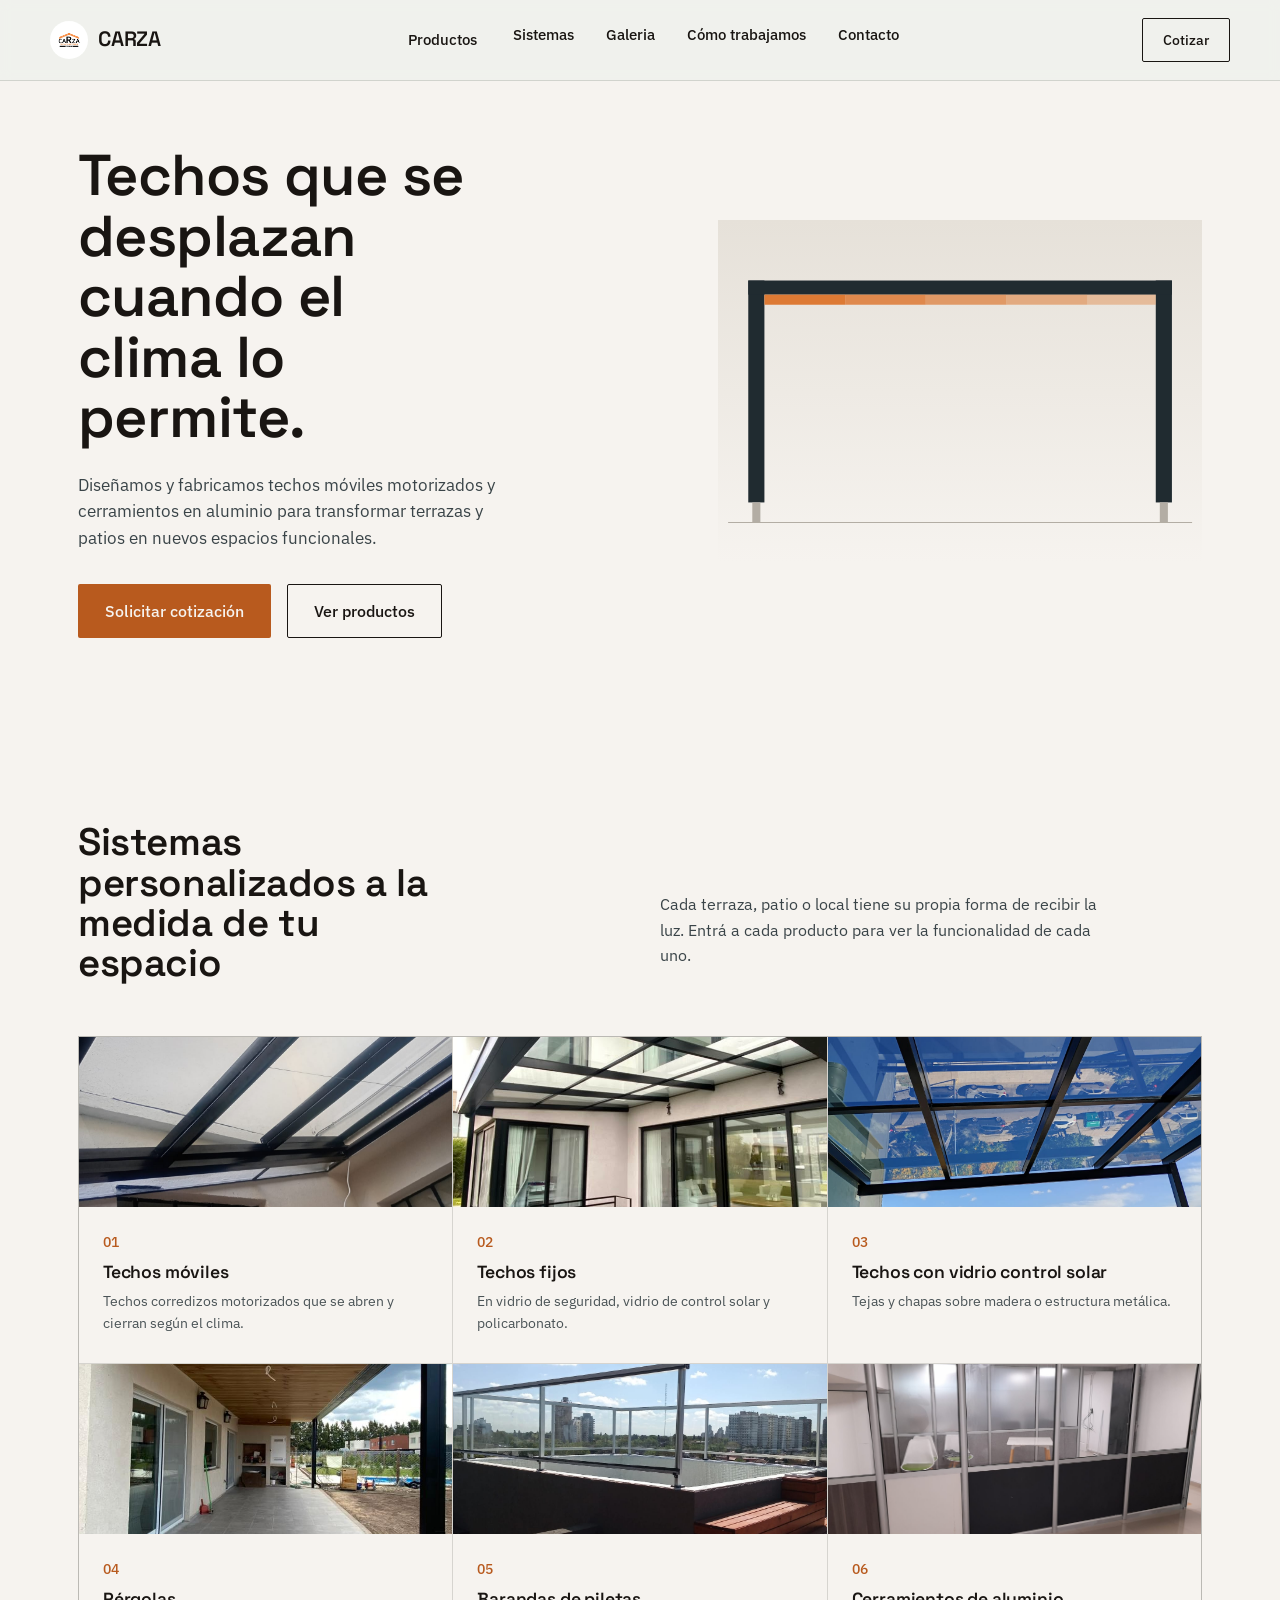
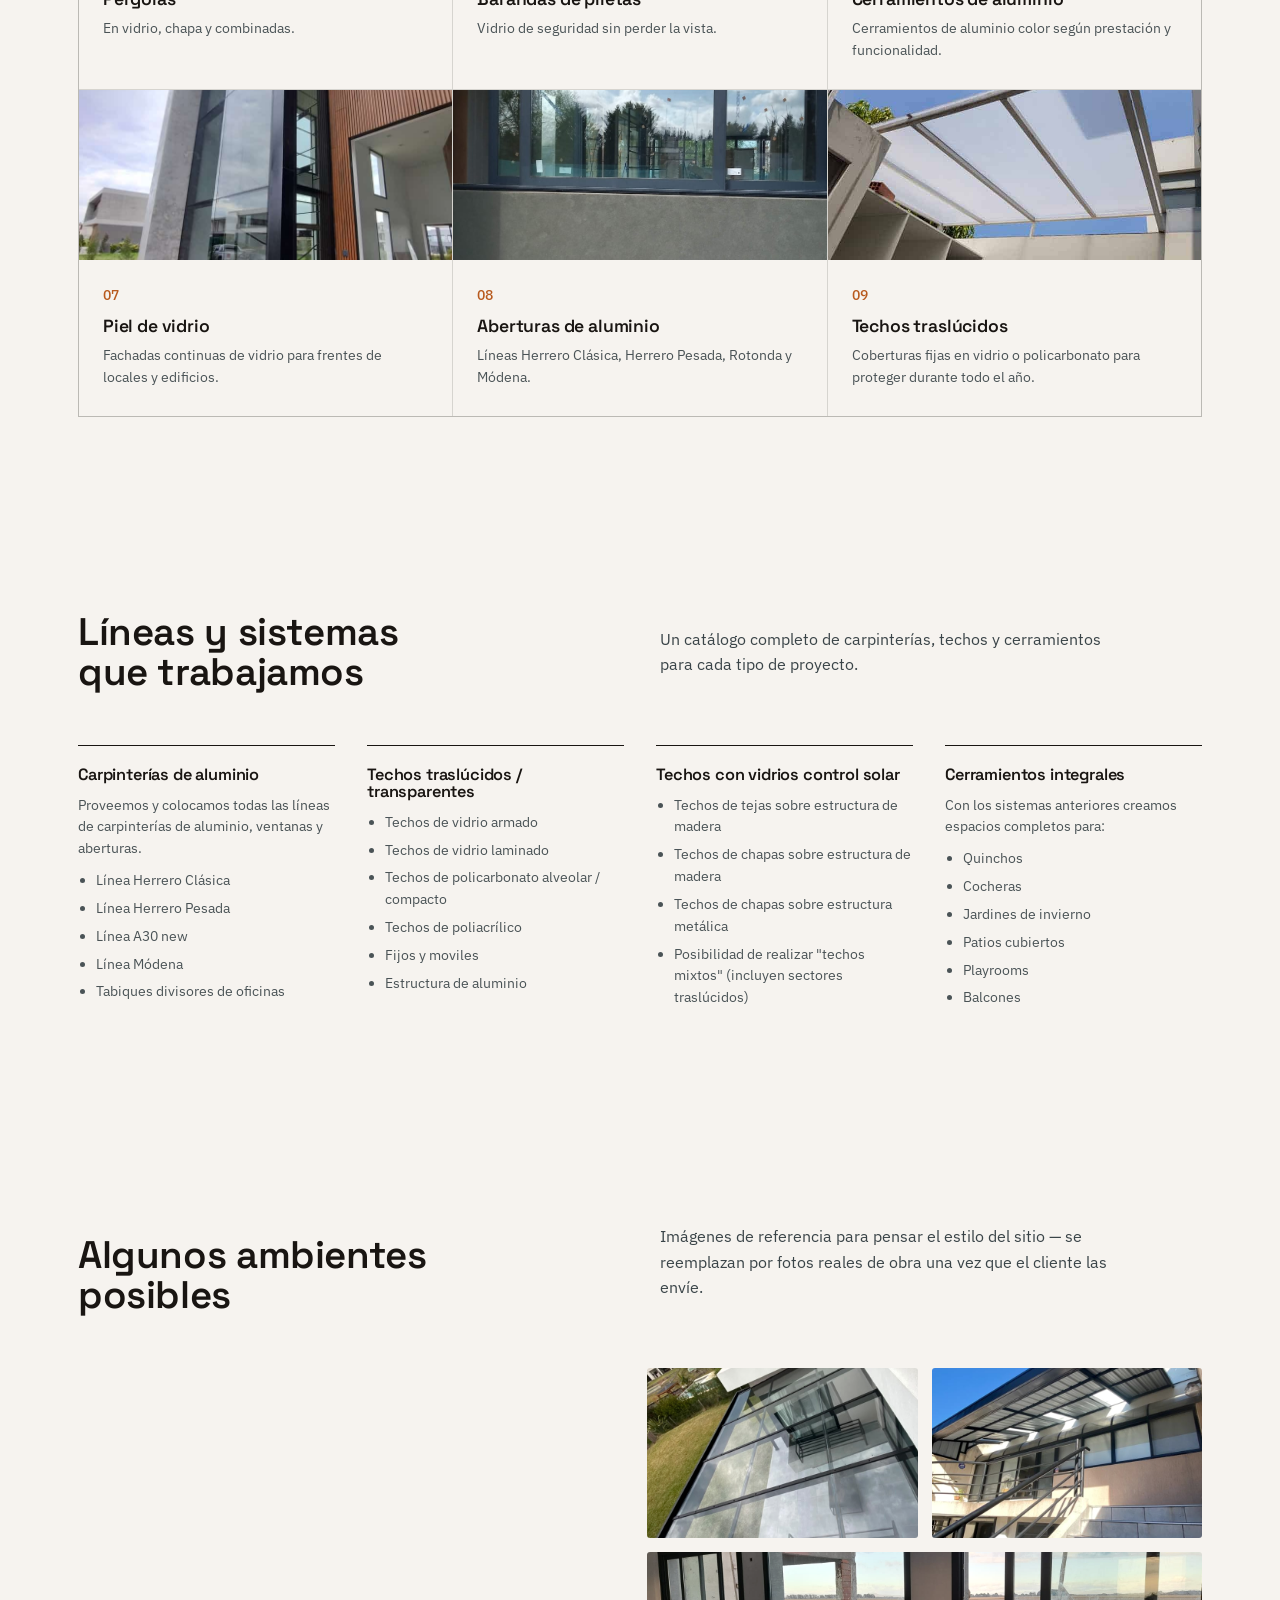
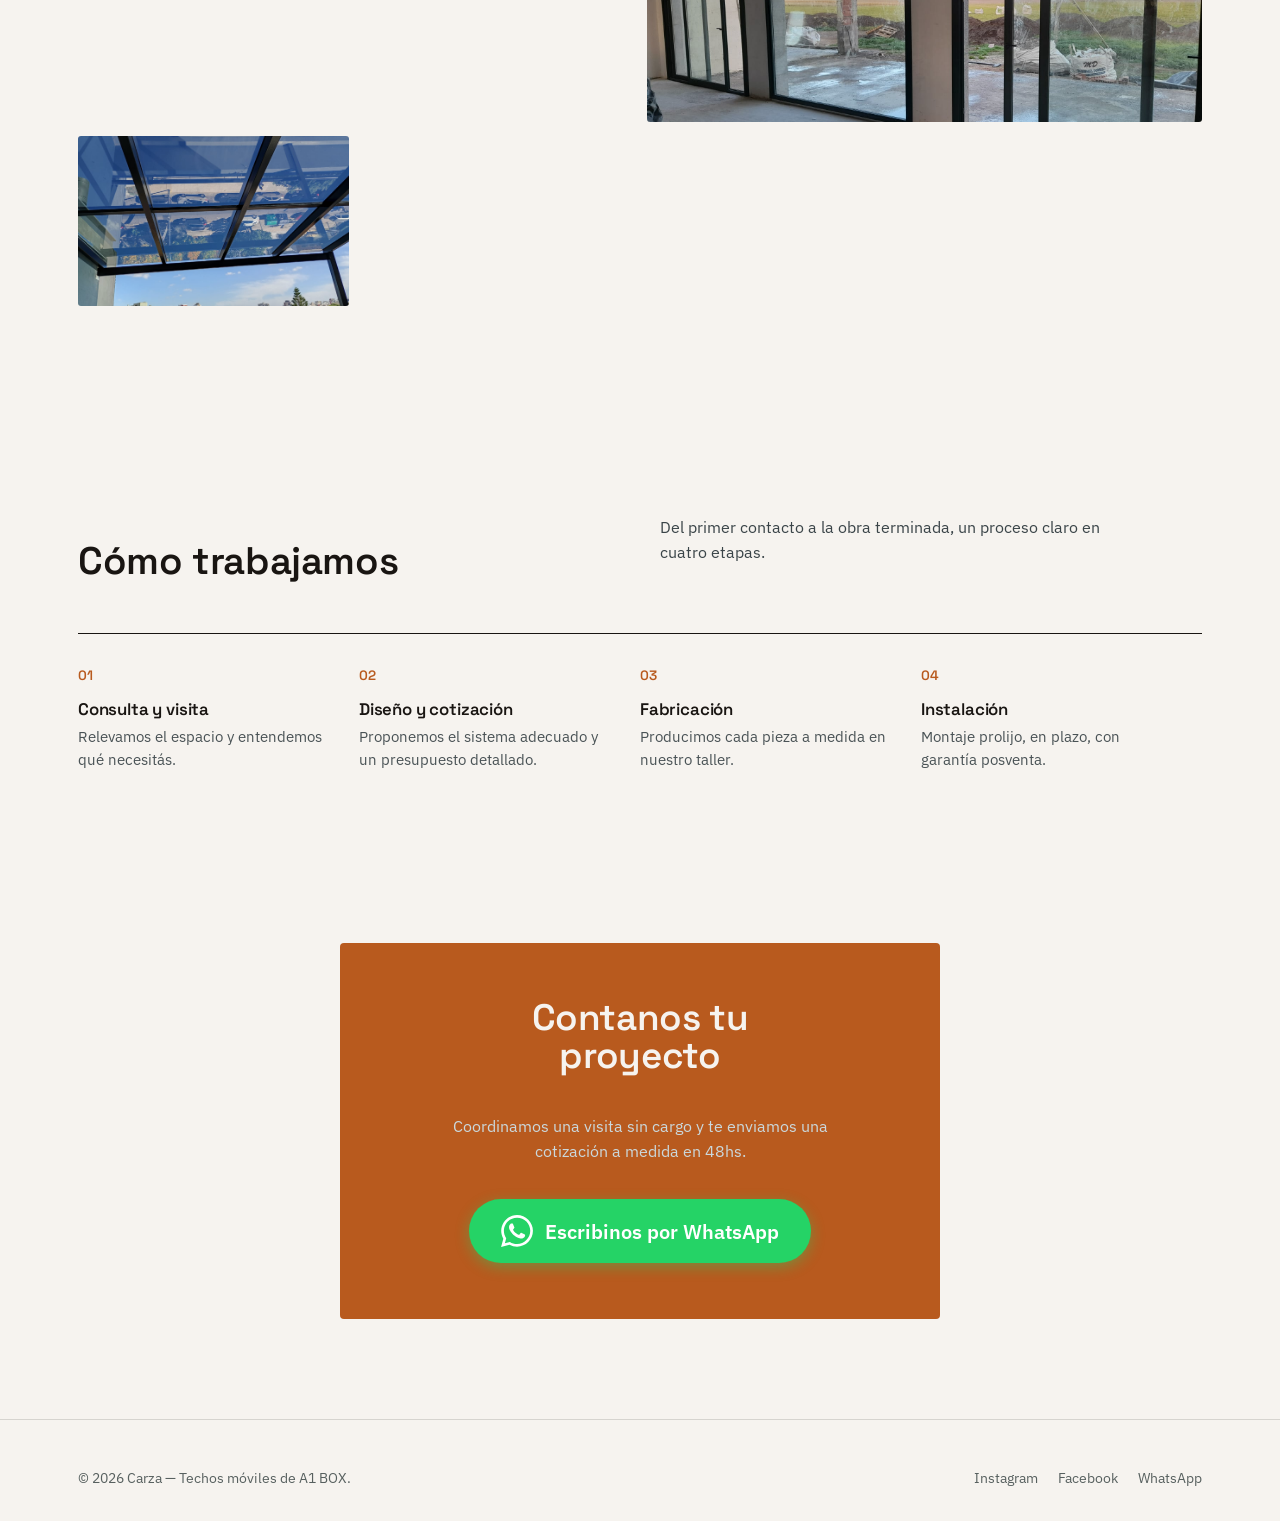
<file: index.html>
<!DOCTYPE html>
<html lang="es-AR">
<head>
<meta charset="UTF-8">
<meta name="viewport" content="width=device-width, initial-scale=1.0">
<title>CARZA — Techos móviles de A1 BOX</title>
<meta name="description" content="Diseñamos y fabricamos techos móviles motorizados y cerramientos en aluminio para transformar terrazas y patios en nuevos espacios funcionales.">
<link rel="icon" href="assets/logo.png">
<link rel="preconnect" href="https://fonts.googleapis.com">
<link rel="preconnect" href="https://fonts.gstatic.com" crossorigin>
<link href="https://fonts.googleapis.com/css2?family=Space+Grotesk:wght@400;500;600;700&family=IBM+Plex+Sans:wght@400;500&display=swap" rel="stylesheet">
<link rel="stylesheet" href="styles.css">
</head>
<body>

<header>
  <div class="wrap header-inner">
    <a href="index.html" class="brand"><img src="assets/Logo_caRza.jpeg" alt="Carza"> CARZA</a>
    <button class="menu-toggle" id="menuToggle" aria-label="Abrir menú" aria-expanded="false"><span></span></button>
    <nav id="siteNav">
      <ul>
        <li class="has-dropdown">
          <div class="dropdown-row">
            <a href="#productos">Productos</a>
            <button class="dropdown-toggle" aria-label="Mostrar productos" aria-expanded="false">▾</button>
          </div>
          <ul class="dropdown">
            <li><a href="techos-moviles.html">Techos móviles</a></li>
            <li><a href="techos-fijos.html">Techos fijos</a></li>
            <li><a href="techos-opacos.html">Techos con vidrio control solar</a></li>
            <li><a href="pergolas.html">Pérgolas</a></li>
            <li><a href="cerramientos-de-aluminio.html">Cerramientos de aluminio</a></li>
            <li><a href="piel-de-vidrios.html">Piel de vidrio</a></li>
            <li><a href="aberturas-de-aluminio.html">Aberturas de aluminio</a></li>
            <li><a href="techos-traslucidos.html">Techos traslúcidos</a></li>
            <li><a href="barandas-de-piletas.html">Barandas de piletas</a></li>
          </ul>
        </li>
        <li><a href="#sistemas">Sistemas</a></li>
        <li><a href="#galeria">Galeria</a></li>
        <li><a href="#proceso">Cómo trabajamos</a></li>
        <li><a href="#contacto">Contacto</a></li>
      </ul>
    </nav>
    <a href="#contacto" class="nav-cta">Cotizar</a>
  </div>
</header>

<main id="top">
  <div class="wrap">
    <section class="hero" style="padding-top:64px;">
      <div>
        <h1>Techos que se desplazan cuando el clima lo permite.</h1>
        <p class="lead">Diseñamos y fabricamos techos móviles motorizados y cerramientos en aluminio para transformar terrazas y patios en nuevos espacios funcionales.</p>
        <div class="cta-row">
          <a href="#contacto" class="btn btn-primary">Solicitar cotización</a>
          <a href="#productos" class="btn btn-ghost">Ver productos</a>
        </div>
      </div>
      <div class="hero-visual">
        <svg class="roof-illustration" viewBox="0 0 480 340" xmlns="http://www.w3.org/2000/svg">
          <defs>
            <linearGradient id="sky" x1="0" y1="0" x2="0" y2="1">
              <stop offset="0" stop-color="#E6E1D9"/>
              <stop offset="1" stop-color="#F6F3EF"/>
            </linearGradient>
          </defs>
          <rect x="0" y="0" width="480" height="340" fill="url(#sky)"/>
          <rect x="30" y="60" width="16" height="220" fill="#202B30"/>
          <rect x="434" y="60" width="16" height="220" fill="#202B30"/>
          <rect x="30" y="60" width="420" height="14" fill="#202B30"/>
          <g id="slats">
            <rect class="slat" x="46" y="74" width="80" height="10" fill="#DD7A34"/>
            <rect class="slat" x="126" y="74" width="80" height="10" fill="#DD7A34" opacity="0.85"/>
            <rect class="slat" x="206" y="74" width="80" height="10" fill="#DD7A34" opacity="0.7"/>
            <rect class="slat" x="286" y="74" width="80" height="10" fill="#DD7A34" opacity="0.55"/>
            <rect class="slat" x="366" y="74" width="68" height="10" fill="#DD7A34" opacity="0.4"/>
          </g>
          <line x1="10" y1="300" x2="470" y2="300" stroke="#B3ADA4" stroke-width="1"/>
          <rect x="34" y="280" width="8" height="20" fill="#B3ADA4"/>
          <rect x="438" y="280" width="8" height="20" fill="#B3ADA4"/>
        </svg>
      </div>
    </section>
  </div>
  <div class="wrap">
    <section id="productos">
      <div class="section-head reveal">
        <h2>Sistemas personalizados a la medida de tu espacio</h2>
        <p>Cada terraza, patio o local tiene su propia forma de recibir la luz. Entrá a cada producto para ver la funcionalidad de cada uno.</p>
      </div>
      <div class="product-grid">
        <a class="product-card reveal" href="techos-moviles.html">
          <div class="product-card-media"><img src="assets/techos_con_vidrios_control_solar/6.jpeg" alt="Techos móviles" loading="lazy"></div>
          <div class="product-card-body">
            <span class="num">01</span>
            <h3>Techos móviles</h3>
            <p>Techos corredizos motorizados que se abren y cierran según el clima.</p>
          </div>
        </a>
        <a class="product-card reveal" href="techos-fijos.html">
          <div class="product-card-media"><img src="assets/techos_fijos/7.jpeg" alt="Techos fijos" loading="lazy"></div>
          <div class="product-card-body">
            <span class="num">02</span>
            <h3>Techos fijos</h3>
            <p>En vidrio de seguridad, vidrio de control solar y policarbonato.</p>
          </div>
        </a>
        <a class="product-card reveal" href="techos-opacos.html">
          <div class="product-card-media"><img src="assets/techos_con_vidrios_control_solar/1.jpeg" alt="Techos con vidrios control solar" loading="lazy"></div>
          <div class="product-card-body">
            <span class="num">03</span>
            <h3>Techos con vidrio control solar</h3>
            <p>Tejas y chapas sobre madera o estructura metálica.</p>
          </div>
        </a>
        <a class="product-card reveal" href="pergolas.html">
          <div class="product-card-media"><img src="assets/pergolas/4.jpeg" alt="Pérgolas" loading="lazy"></div>
          <div class="product-card-body">
            <span class="num">04</span>
            <h3>Pérgolas</h3>
            <p>En vidrio, chapa y combinadas.</p>
          </div>
        </a>
        <a class="product-card reveal" href="barandas-de-piletas.html">
          <div class="product-card-media"><img src="assets/barandas_de_pileta/WhatsApp Image 2026-10-24 at 19.47.07.jpeg" alt="Barandas de piletas" loading="lazy"></div>
          <div class="product-card-body">
            <span class="num">05</span>
            <h3>Barandas de piletas</h3>
            <p>Vidrio de seguridad sin perder la vista.</p>
          </div>
        </a>
        <a class="product-card reveal" href="cerramientos-de-aluminio.html">
          <div class="product-card-media"><img src="assets/cerramientos_de_aluminio/4.jpeg" alt="Cerramientos de aluminio" loading="lazy"></div>
          <div class="product-card-body">
            <span class="num">06</span>
            <h3>Cerramientos de aluminio</h3>
            <p>Cerramientos de aluminio color según prestación y funcionalidad.</p>
          </div>
        </a>
        <a class="product-card reveal" href="piel-de-vidrios.html">
          <div class="product-card-media"><img src="assets/piel_de_vidrio/2.jpeg" alt="Piel de vidrio" loading="lazy"></div>
          <div class="product-card-body">
            <span class="num">07</span>
            <h3>Piel de vidrio</h3>
            <p>Fachadas continuas de vidrio para frentes de locales y edificios.</p>
          </div>
        </a>
        <a class="product-card reveal" href="aberturas-de-aluminio.html">
          <div class="product-card-media"><img src="assets/aberturas_de_aluminio/WhatsApp Image 2026-10-24 at 19.47.08.jpeg" alt="Aberturas de aluminio" loading="lazy"></div>
          <div class="product-card-body">
            <span class="num">08</span>
            <h3>Aberturas de aluminio</h3>
            <p>Líneas Herrero Clásica, Herrero Pesada, Rotonda y Módena.</p>
          </div>
        </a>
        <a class="product-card reveal" href="techos-traslucidos.html">
          <div class="product-card-media"><img src="assets/techos_traslucidos/techo_traslucido1.jpeg" alt="Techos traslúcidos" loading="lazy"></div>
          <div class="product-card-body">
            <span class="num">09</span>
            <h3>Techos traslúcidos</h3>
            <p>Coberturas fijas en vidrio o policarbonato para proteger durante todo el año.</p>
          </div>
        </a>
      </div>
    </section>

    <section id="sistemas">
      <div class="section-head reveal">
        <h2>Líneas y sistemas que trabajamos</h2>
        <p>Un catálogo completo de carpinterías, techos y cerramientos para cada tipo de proyecto.</p>
      </div>
      <div class="systems-grid">
        <div class="systems-col reveal">
          <h3>Carpinterías de aluminio</h3>
          <p class="systems-note">Proveemos y colocamos todas las líneas de carpinterías de aluminio, ventanas y aberturas.</p>
          <ul>
            <li>Línea Herrero Clásica</li>
            <li>Línea Herrero Pesada</li>
            <li>Línea A30 new</li>
            <li>Línea Módena</li>
            <li>Tabiques divisores de oficinas</li>
          </ul>
        </div>
        <div class="systems-col reveal">
          <h3>Techos traslúcidos / transparentes</h3>
          <ul>
            <li>Techos de vidrio armado</li>
            <li>Techos de vidrio laminado</li>
            <li>Techos de policarbonato alveolar / compacto</li>
            <li>Techos de poliacrílico</li>
            <li>Fijos y moviles</li>
            <li>Estructura de aluminio</li>
          </ul>
        </div>
        <div class="systems-col reveal">
          <h3>Techos con vidrios control solar</h3>
          <ul>
            <li>Techos de tejas sobre estructura de madera</li>
            <li>Techos de chapas sobre estructura de madera</li>
            <li>Techos de chapas sobre estructura metálica</li>
            <li>Posibilidad de realizar "techos mixtos" (incluyen sectores traslúcidos)</li>
          </ul>
        </div>
        <div class="systems-col reveal">
          <h3>Cerramientos integrales</h3>
          <p class="systems-note">Con los sistemas anteriores creamos espacios completos para:</p>
          <ul>
            <li>Quinchos</li>
            <li>Cocheras</li>
            <li>Jardines de invierno</li>
            <li>Patios cubiertos</li>
            <li>Playrooms</li>
            <li>Balcones</li>
          </ul>
        </div>
      </div>
    </section>

    <section id="galeria">
      <div class="section-head reveal">
        <h2>Algunos ambientes posibles</h2>
        <p>Imágenes de referencia para pensar el estilo del sitio — se reemplazan por fotos reales de obra una vez que el cliente las envíe.</p>
      </div>
      <div class="gallery-grid">
        <div class="gallery-item reveal">
          <video src="assets/techos_con_vidrios_control_solar/5.mp4" autoplay muted loop playsinline></video>
          <div class="cap"></div>
        </div>
        <div class="gallery-item reveal">
          <img src="assets/techos_fijos/8.jpeg" alt="Techo de vidrio, imagen de referencia" loading="lazy">
          <div class="cap"></div>
        </div>
        <div class="gallery-item reveal">
          <img src="assets/pergolas/2.jpeg" alt="Cerramiento de vidrio, imagen de referencia" loading="lazy">
          <div class="cap"></div>
        </div>
        <div class="gallery-item reveal">
          <img src="assets/cerramientos_de_aluminio/13.jpeg" autoplay muted loop playsinline></>
          <div class="cap"></div>
        </div>
        <div class="gallery-item reveal">
          <img src="assets/techos_con_vidrios_control_solar/1.jpeg" alt="Patio con techo móvil, imagen de referencia" loading="lazy">
          <div class="cap"></div>
        </div>
      </div>
    </section>

    <section id="proceso">
      <div class="section-head reveal">
        <h2>Cómo trabajamos</h2>
        <p>Del primer contacto a la obra terminada, un proceso claro en cuatro etapas.</p>
      </div>
      <div class="process">
        <div class="process-step reveal">
          <span class="n">01</span>
          <h3>Consulta y visita</h3>
          <p>Relevamos el espacio y entendemos qué necesitás.</p>
        </div>
        <div class="process-step reveal">
          <span class="n">02</span>
          <h3>Diseño y cotización</h3>
          <p>Proponemos el sistema adecuado y un presupuesto detallado.</p>
        </div>
        <div class="process-step reveal">
          <span class="n">03</span>
          <h3>Fabricación</h3>
          <p>Producimos cada pieza a medida en nuestro taller.</p>
        </div>
        <div class="process-step reveal">
          <span class="n">04</span>
          <h3>Instalación</h3>
          <p>Montaje prolijo, en plazo, con garantía posventa.</p>
        </div>
      </div>
      </section>
      <section id="contacto" style="padding: 60px 20px; text-align: center;">
        <div class="contact reveal" style="max-width: 600px; margin: 0 auto; display: flex; flex-direction: column; align-items: center; gap: 20px;">
          <h2>Contanos tu proyecto</h2>
          <p>Coordinamos una visita sin cargo y te enviamos una cotización a medida en 48hs.</p>
          
          <a href="https://wa.me/5491167010948?text=Hola,%20quisiera%20consultar%20por%20un%20proyecto" 
            target="_blank" 
            rel="noopener noreferrer" 
            class="whatsapp-btn">
            <svg xmlns="http://www.w3.org/2000/svg" width="32" height="32" viewBox="0 0 24 24" fill="currentColor">
              <path d="M.057 24l1.687-6.163c-1.041-1.804-1.588-3.849-1.587-5.946.003-6.556 5.338-11.891 11.893-11.891 3.181.001 6.167 1.24 8.413 3.488 2.245 2.248 3.481 5.236 3.48 8.414-.003 6.557-5.338 11.892-11.893 11.892-1.99-.001-3.951-.5-5.688-1.448l-6.305 1.654zm6.597-3.807c1.676.995 3.276 1.591 5.392 1.592 5.448 0 9.886-4.434 9.889-9.885.002-5.462-4.415-9.89-9.881-9.892-5.452 0-9.887 4.434-9.889 9.884-.001 2.225.651 3.891 1.746 5.634l-.999 3.648 3.742-.981zm11.387-5.464c-.074-.124-.272-.198-.57-.347-.297-.149-1.758-.868-2.031-.967-.272-.099-.47-.149-.669.149-.198.297-.768.967-.941 1.165-.173.198-.347.223-.644.074-.297-.149-1.255-.462-2.39-1.475-.883-.788-1.48-1.761-1.653-2.059-.173-.297-.018-.458.13-.606.134-.133.297-.347.446-.521.151-.172.2-.296.3-.495.099-.198.05-.372-.025-.521-.075-.148-.669-1.611-.916-2.206-.242-.579-.487-.501-.669-.51l-.57-.01c-.198 0-.52.074-.792.372s-1.04 1.016-1.04 2.479 1.065 2.876 1.213 3.074c.149.198 2.095 3.2 5.076 4.487.709.306 1.263.489 1.694.626.712.226 1.36.194 1.872.118.571-.085 1.758-.719 2.006-1.413.248-.695.248-1.29.173-1.414z"/>
            </svg>
            Escribinos por WhatsApp
          </a>
        </div>
      </section>
  </div>
</main>

<footer>
  <div class="wrap footer-inner">
    <p>© 2026 Carza — Techos móviles de A1 BOX.</p>
    <div class="footer-links">
      <a href="https://www.instagram.com/carza_techosmoviles/?hl=es">Instagram</a>
      <a href="https://www.facebook.com/carzatechosmoviles/?locale=et_EE">Facebook</a>
      <a href="https://wa.me/5491167010948?text=Hola,%20quisiera%20consultar%20por%20un%20proyecto">WhatsApp</a>
    </div>
  </div>
</footer>

<script src="script.js"></script>
</body>
</html>
</file>
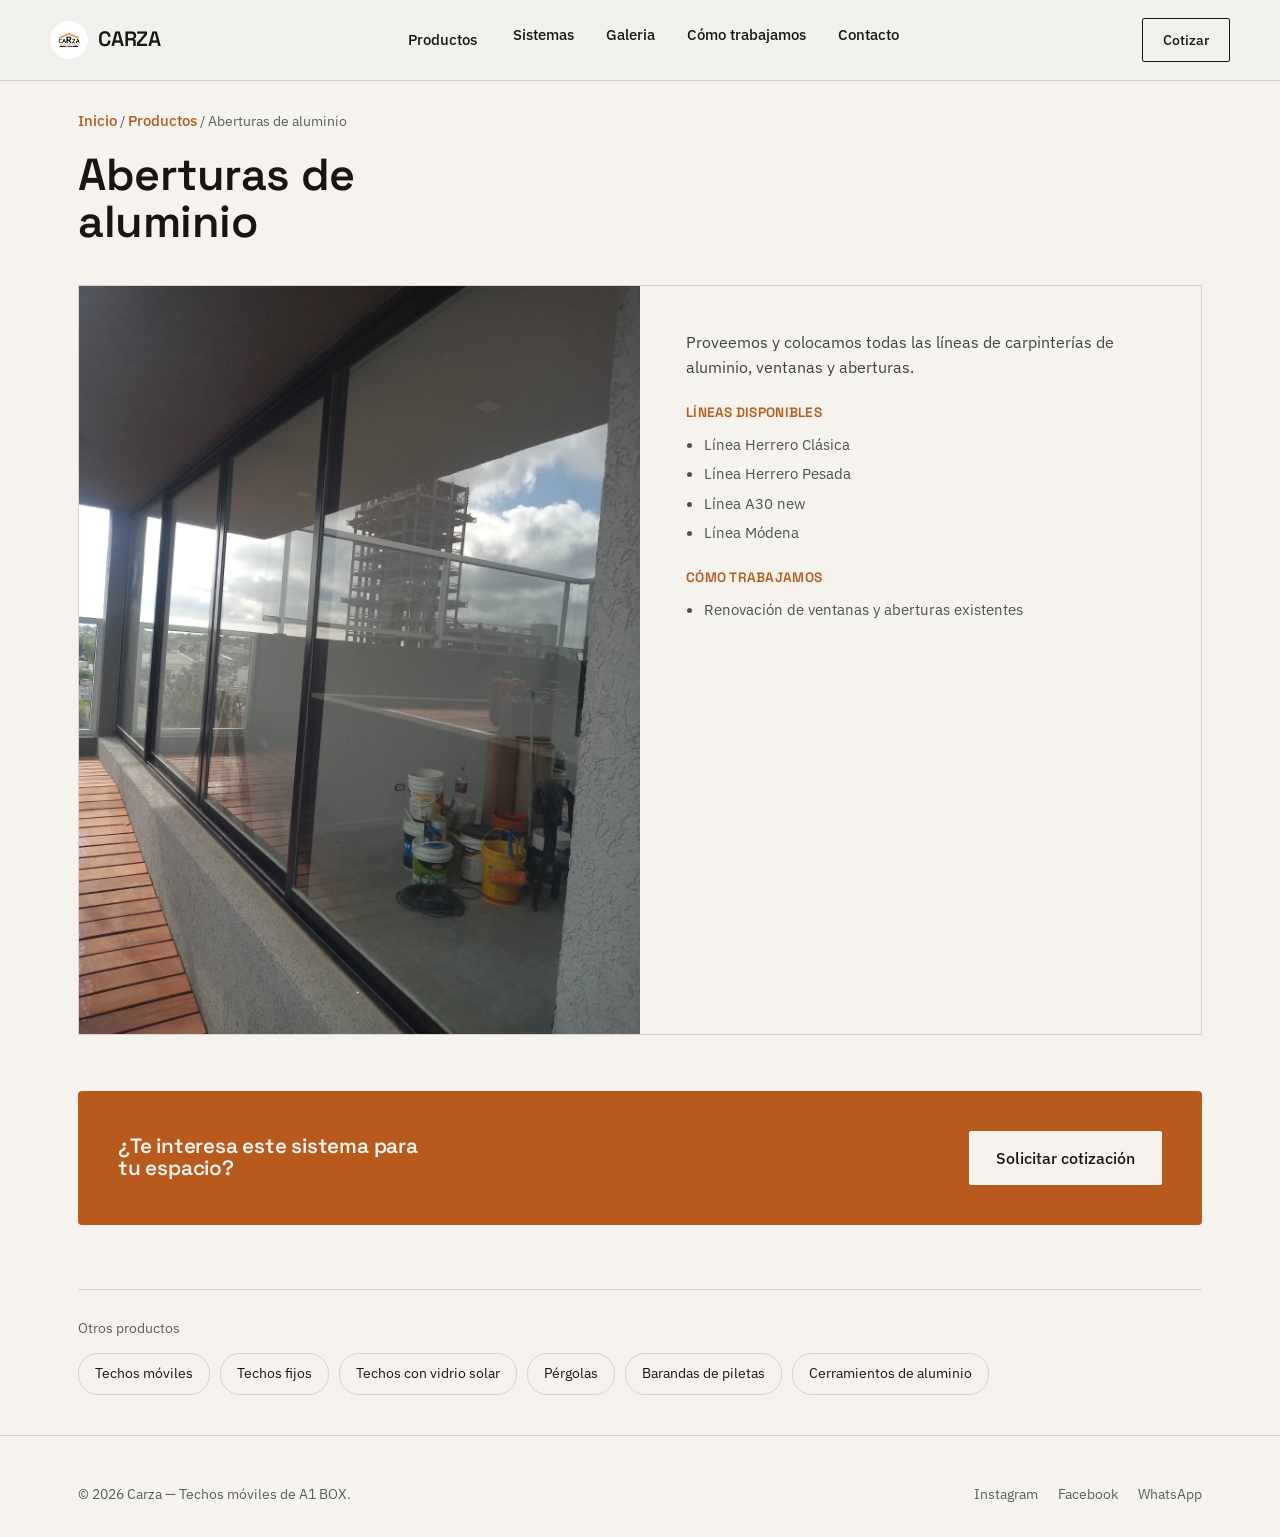
<file: aberturas-de-aluminio.html>
<!DOCTYPE html>
<html lang="es-AR">
<head>
<meta charset="UTF-8">
<meta name="viewport" content="width=device-width, initial-scale=1.0">
<title>Aberturas de aluminio — CARZA</title>
<meta name="description" content="Proveemos y colocamos líneas de carpinterías de aluminio, ventanas y aberturas.">
<link rel="icon" href="assets/logo.png">
<link rel="preconnect" href="https://fonts.googleapis.com">
<link rel="preconnect" href="https://fonts.gstatic.com" crossorigin>
<link href="https://fonts.googleapis.com/css2?family=Space+Grotesk:wght@400;500;600;700&family=IBM+Plex+Sans:wght@400;500&display=swap" rel="stylesheet">
<link rel="stylesheet" href="styles.css">
</head>
<body>

<header>
  <div class="wrap header-inner">
    <a href="index.html" class="brand"><img src="assets/Logo_caRza.jpeg" alt="Carza"> CARZA</a>
    <button class="menu-toggle" id="menuToggle" aria-label="Abrir menú" aria-expanded="false"><span></span></button>
    <nav id="siteNav">
      <ul>
        <li class="has-dropdown">
          <div class="dropdown-row">
            <a href="index.html#productos">Productos</a>
            <button class="dropdown-toggle" aria-label="Mostrar productos" aria-expanded="false">▾</button>
          </div>
          <ul class="dropdown">
            <li><a href="techos-moviles.html">Techos móviles</a></li>
            <li><a href="techos-fijos.html">Techos fijos</a></li>
            <li><a href="techos-opacos.html">Techo con vidrio control solar</a></li>
            <li><a href="pergolas.html">Pérgolas</a></li>
            <li><a href="cerramientos-de-aluminio.html">Cerramientos de aluminio</a></li>
            <li><a href="piel-de-vidrios.html">Piel de vidrio</a></li>
            <li><a href="aberturas-de-aluminio.html">Aberturas de aluminio</a></li>
            <li><a href="techos-traslucidos.html">Techos traslúcidos</a></li>
            <li><a href="barandas-de-piletas.html">Barandas de piletas</a></li>
          </ul>
        </li>
        <li><a href="index.html#sistemas">Sistemas</a></li>
        <li><a href="index.html#galeria">Galeria</a></li>
        <li><a href="index.html#proceso">Cómo trabajamos</a></li>
        <li><a href="index.html#contacto">Contacto</a></li>
      </ul>
    </nav>
    <a href="index.html#contacto" class="nav-cta">Cotizar</a>
  </div>
</header>

<main>
  <div class="wrap">
    <nav class="breadcrumb"><a href="index.html">Inicio</a> / <a href="index.html#productos">Productos</a> / <span>Aberturas de aluminio</span></nav>
    <h1 class="product-hero-title reveal">Aberturas de aluminio</h1>

    <div class="product-detail reveal">
      <div class="product-detail-media">
        <img src="assets/aberturas_de_aluminio/WhatsApp Image 2026-10-24 at 19.47.09.jpeg" alt="Aberturas de aluminio, imagen de referencia" loading="lazy">
      </div>
      <div class="product-detail-body">
        <p>Proveemos y colocamos todas las líneas de carpinterías de aluminio, ventanas y aberturas.</p>
        <h4>Líneas disponibles</h4>
        <ul>
                <li>Línea Herrero Clásica</li>
                <li>Línea Herrero Pesada</li>
                <li>Línea A30 new</li>
                <li>Línea Módena</li>
        </ul>
        <h4>Cómo trabajamos</h4>
        <ul>
                <li>Renovación de ventanas y aberturas existentes</li>
        </ul>
      </div>
    </div>

    <div class="product-cta reveal">
      <h3>¿Te interesa este sistema para tu espacio?</h3>
      <a href="index.html#contacto" class="btn btn-primary">Solicitar cotización</a>
    </div>

    <div class="product-nav-strip">
      <div class="label">Otros productos</div>
      <div class="links">
          <a href="techos-moviles.html">Techos móviles</a>
          <a href="techos-fijos.html">Techos fijos</a>
          <a href="techos-opacos.html">Techos con vidrio solar</a>
          <a href="pergolas.html">Pérgolas</a>
          <a href="barandas-de-piletas.html">Barandas de piletas</a>
          <a href="cerramientos-de-aluminio.html">Cerramientos de aluminio</a>
      </div>
    </div>
  </div>
</main>

<footer>
  <div class="wrap footer-inner">
    <p>© 2026 Carza — Techos móviles de A1 BOX.</p>
    <div class="footer-links">
      <a href="https://www.instagram.com/carza_techosmoviles/?hl=es">Instagram</a>
      <a href="https://www.facebook.com/carzatechosmoviles/?locale=et_EE">Facebook</a>
      <a href="https://wa.me/5491167010948?text=Hola,%20quisiera%20consultar%20por%20un%20proyecto">WhatsApp</a>
    </div>
  </div>
</footer>

<script src="script.js"></script>
</body>
</html>
</file>
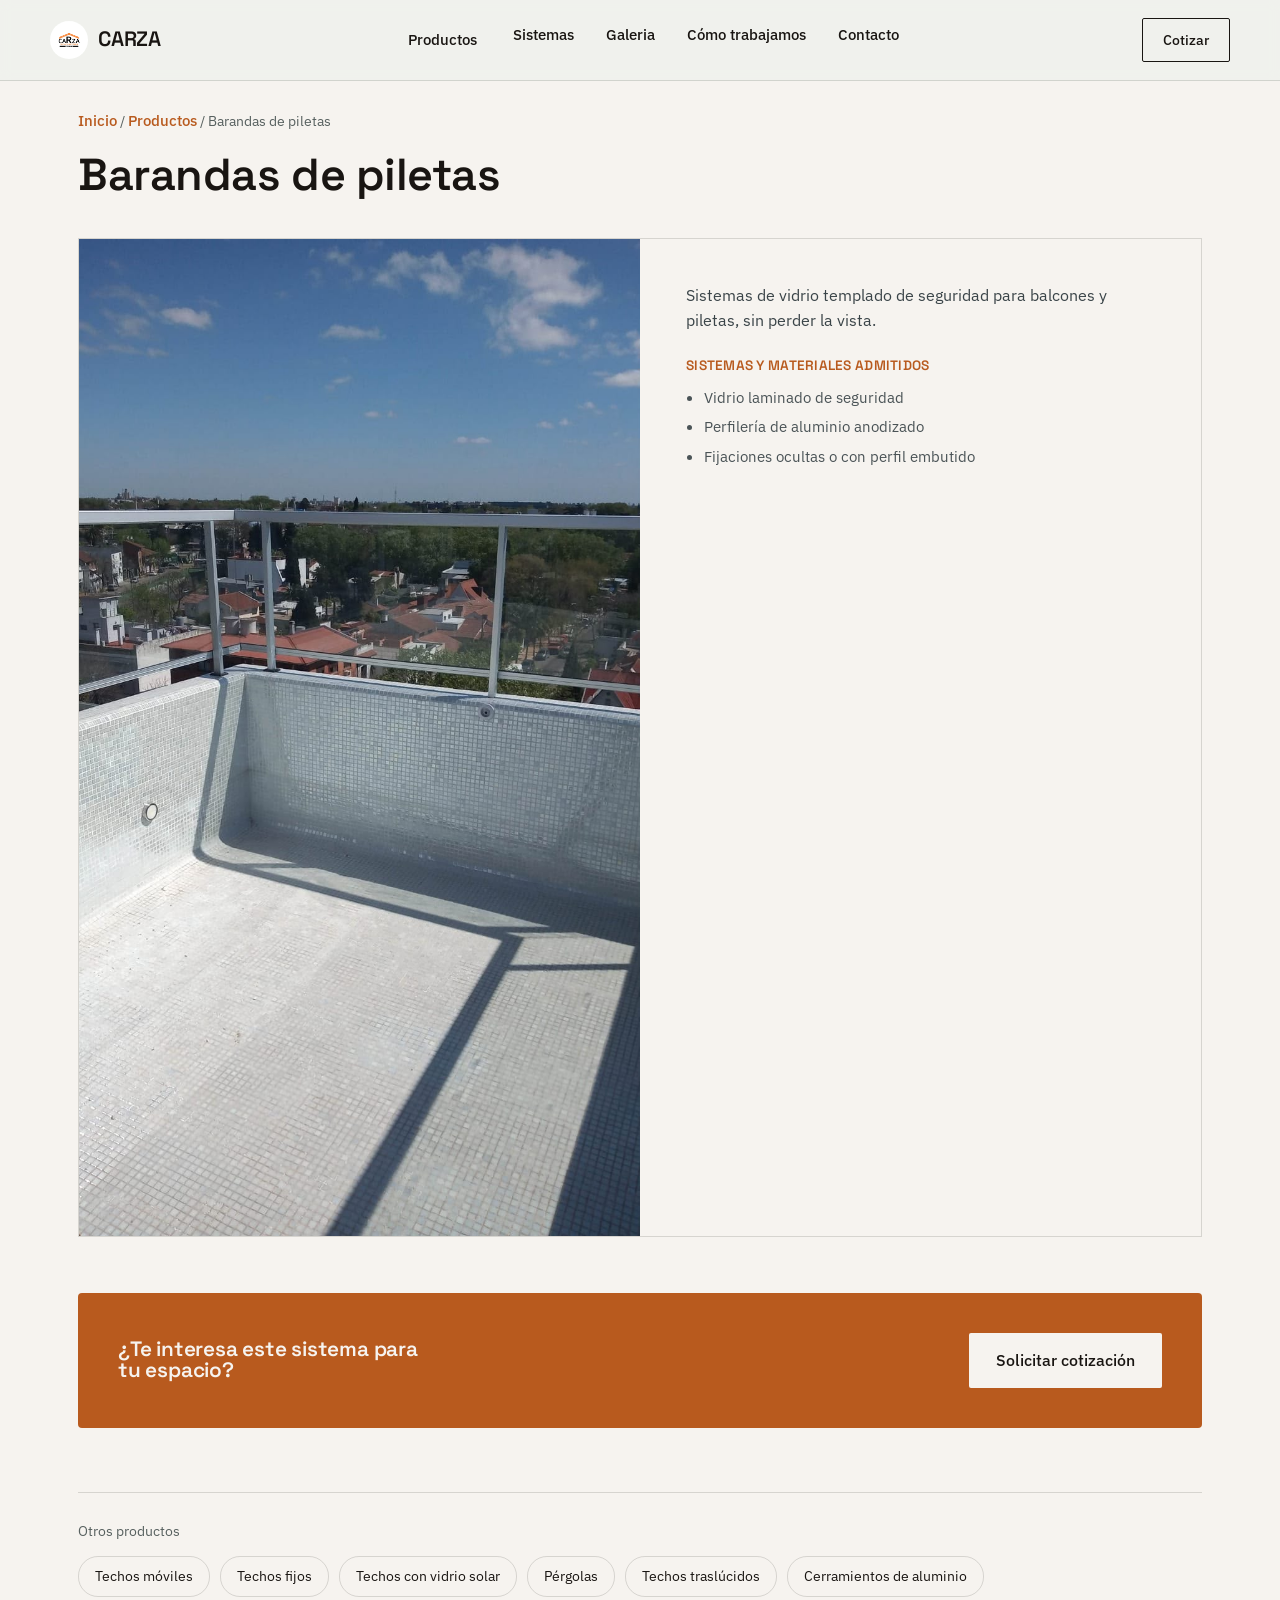
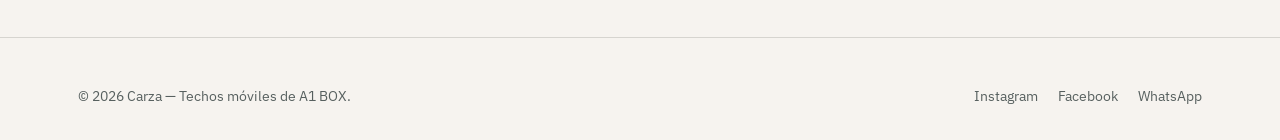
<file: barandas-de-piletas.html>
<!DOCTYPE html>
<html lang="es-AR">
<head>
<meta charset="UTF-8">
<meta name="viewport" content="width=device-width, initial-scale=1.0">
<title>Barandas de piletas — CARZA</title>
<meta name="description" content="Sistemas de vidrio templado de seguridad para balcones y piletas, sin perder la vista.">
<link rel="icon" href="assets/logo.png">
<link rel="preconnect" href="https://fonts.googleapis.com">
<link rel="preconnect" href="https://fonts.gstatic.com" crossorigin>
<link href="https://fonts.googleapis.com/css2?family=Space+Grotesk:wght@400;500;600;700&family=IBM+Plex+Sans:wght@400;500&display=swap" rel="stylesheet">
<link rel="stylesheet" href="styles.css">
</head>
<body>

<header>
  <div class="wrap header-inner">
    <a href="index.html" class="brand"><img src="assets/Logo_caRza.jpeg" alt="Carza"> CARZA</a>
    <button class="menu-toggle" id="menuToggle" aria-label="Abrir menú" aria-expanded="false"><span></span></button>
    <nav id="siteNav">
      <ul>
        <li class="has-dropdown">
          <div class="dropdown-row">
            <a href="index.html#productos">Productos</a>
            <button class="dropdown-toggle" aria-label="Mostrar productos" aria-expanded="false">▾</button>
          </div>
          <ul class="dropdown">
            <li><a href="techos-moviles.html">Techos móviles</a></li>
            <li><a href="techos-fijos.html">Techos fijos</a></li>
            <li><a href="techos-opacos.html">Techo con vidrio control solar</a></li>
            <li><a href="pergolas.html">Pérgolas</a></li>
            <li><a href="cerramientos-de-aluminio.html">Cerramientos de aluminio</a></li>
            <li><a href="piel-de-vidrios.html">Piel de vidrio</a></li>
            <li><a href="aberturas-de-aluminio.html">Aberturas de aluminio</a></li>
            <li><a href="techos-traslucidos.html">Techos traslúcidos</a></li>
            <li><a href="barandas-de-piletas.html">Barandas de piletas</a></li>
          </ul>
        </li>
        <li><a href="index.html#sistemas">Sistemas</a></li>
        <li><a href="index.html#galeria">Galeria</a></li>
        <li><a href="index.html#proceso">Cómo trabajamos</a></li>
        <li><a href="index.html#contacto">Contacto</a></li>
      </ul>
    </nav>
    <a href="index.html#contacto" class="nav-cta">Cotizar</a>
  </div>
</header>

<main>
  <div class="wrap">
    <nav class="breadcrumb"><a href="index.html">Inicio</a> / <a href="index.html#productos">Productos</a> / <span>Barandas de piletas</span></nav>
    <h1 class="product-hero-title reveal">Barandas de piletas</h1>

    <div class="product-detail reveal">
      <div class="product-detail-media">
        <img src="assets/barandas_de_pileta/baranda.jpeg" alt="Baranda de pileta, imagen de referencia" loading="lazy">
      </div>
      <div class="product-detail-body">
        <p>Sistemas de vidrio templado de seguridad para balcones y piletas, sin perder la vista.</p>
        <h4>Sistemas y materiales admitidos</h4>
        <ul>
                <li>Vidrio laminado de seguridad</li>
                <li>Perfilería de aluminio anodizado</li>
                <li>Fijaciones ocultas o con perfil embutido</li>
        </ul>
      </div>
    </div>

    <div class="product-cta reveal">
      <h3>¿Te interesa este sistema para tu espacio?</h3>
      <a href="index.html#contacto" class="btn btn-primary">Solicitar cotización</a>
    </div>

    <div class="product-nav-strip">
      <div class="label">Otros productos</div>
      <div class="links">
          <a href="techos-moviles.html">Techos móviles</a>
          <a href="techos-fijos.html">Techos fijos</a>
          <a href="techos-opacos.html">Techos con vidrio solar</a>
          <a href="pergolas.html">Pérgolas</a>
          <a href="techos-traslucidos.html">Techos traslúcidos</a>
          <a href="cerramientos-de-aluminio.html">Cerramientos de aluminio</a>
      </div>
    </div>
  </div>
</main>

<footer>
  <div class="wrap footer-inner">
    <p>© 2026 Carza — Techos móviles de A1 BOX.</p>
    <div class="footer-links">
      <a href="https://www.instagram.com/carza_techosmoviles/?hl=es">Instagram</a>
      <a href="https://www.facebook.com/carzatechosmoviles/?locale=et_EE">Facebook</a>
      <a href="https://wa.me/5491167010948?text=Hola,%20quisiera%20consultar%20por%20un%20proyecto">WhatsApp</a>
    </div>
  </div>
</footer>

<script src="script.js"></script>
</body>
</html>
</file>
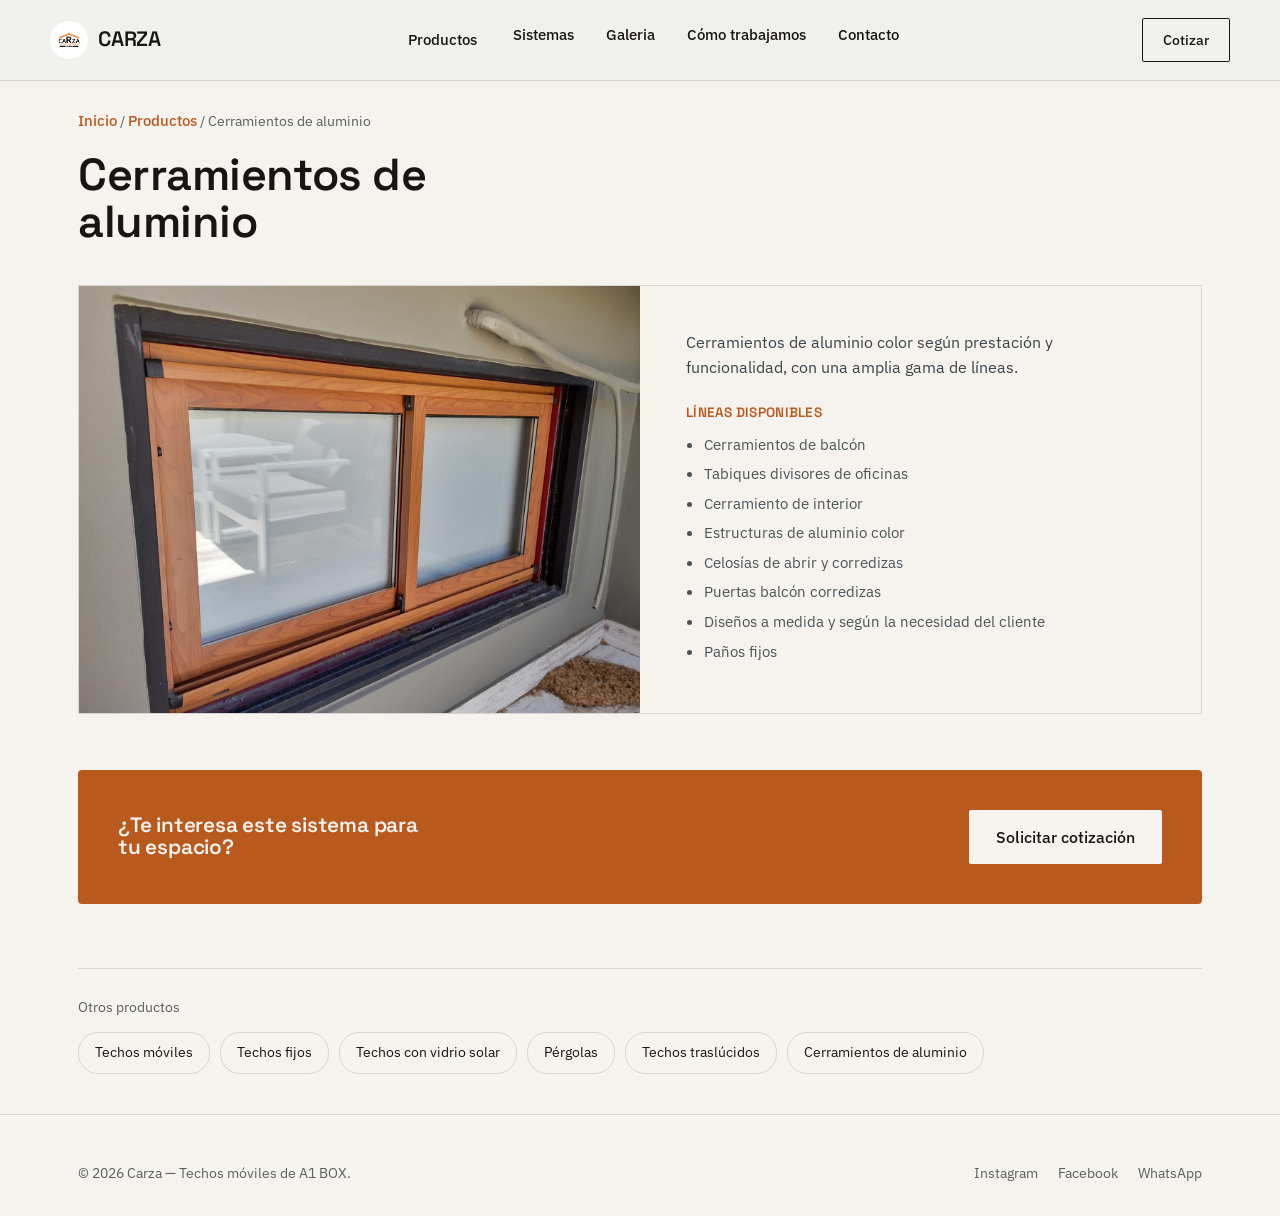
<file: cerramientos-de-aluminio.html>
<!DOCTYPE html>
<html lang="es-AR">
<head>
<meta charset="UTF-8">
<meta name="viewport" content="width=device-width, initial-scale=1.0">
<title>Cerramientos de aluminio — CARZA</title>
<meta name="description" content="Carpinterías de aluminio: líneas Herrero Clásica, Herrero Pesada, Rotonda y Módena.">
<link rel="icon" href="assets/logo.png">
<link rel="preconnect" href="https://fonts.googleapis.com">
<link rel="preconnect" href="https://fonts.gstatic.com" crossorigin>
<link href="https://fonts.googleapis.com/css2?family=Space+Grotesk:wght@400;500;600;700&family=IBM+Plex+Sans:wght@400;500&display=swap" rel="stylesheet">
<link rel="stylesheet" href="styles.css">
</head>
<body>

<header>
  <div class="wrap header-inner">
    <a href="index.html" class="brand"><img src="assets/Logo_caRza.jpeg" alt="Carza"> CARZA</a>
    <button class="menu-toggle" id="menuToggle" aria-label="Abrir menú" aria-expanded="false"><span></span></button>
    <nav id="siteNav">
      <ul>
        <li class="has-dropdown">
          <div class="dropdown-row">
            <a href="index.html#productos">Productos</a>
            <button class="dropdown-toggle" aria-label="Mostrar productos" aria-expanded="false">▾</button>
          </div>
          <ul class="dropdown">
            <li><a href="techos-moviles.html">Techos móviles</a></li>
            <li><a href="techos-fijos.html">Techos fijos</a></li>
            <li><a href="techos-opacos.html">Techos con vidrio control solar</a></li>
            <li><a href="pergolas.html">Pérgolas</a></li>
            <li><a href="cerramientos-de-aluminio.html">Cerramientos de aluminio</a></li>
            <li><a href="piel-de-vidrios.html">Piel de vidrio</a></li>
            <li><a href="aberturas-de-aluminio.html">Aberturas de aluminio</a></li>
            <li><a href="techos-traslucidos.html">Techos traslúcidos</a></li>
            <li><a href="barandas-de-piletas.html">Barandas de piletas</a></li>
          </ul>
        </li>
        <li><a href="index.html#sistemas">Sistemas</a></li>
        <li><a href="index.html#galeria">Galeria</a></li>
        <li><a href="index.html#proceso">Cómo trabajamos</a></li>
        <li><a href="index.html#contacto">Contacto</a></li>
      </ul>
    </nav>
    <a href="index.html#contacto" class="nav-cta">Cotizar</a>
  </div>
</header>

<main>
  <div class="wrap">
    <nav class="breadcrumb"><a href="index.html">Inicio</a> / <a href="index.html#productos">Productos</a> / <span>Cerramientos de aluminio</span></nav>
    <h1 class="product-hero-title reveal">Cerramientos de aluminio</h1>

    <div class="product-detail reveal">
      <div class="product-detail-media">
        <img src="assets/cerramientos_de_aluminio/1.jpeg" alt="Cerramientos de aluminio, imagen de referencia" loading="lazy">
      </div>
      <div class="product-detail-body">
        <p>Cerramientos de aluminio color según prestación y funcionalidad, con una amplia gama de líneas.</p>
        <h4>Líneas disponibles</h4>
        <ul>
                <li>Cerramientos de balcón</li>
                <li>Tabiques divisores de oficinas</li>
                <li>Cerramiento de interior</li>
                <li>Estructuras de aluminio color</li>
                <li>Celosías de abrir y corredizas</li>
                <li>Puertas balcón corredizas</li>
                <li>Diseños a medida y según la necesidad del cliente</li>
                <li>Paños fijos</li>
        </ul>
      </div>
    </div>

    <div class="product-cta reveal">
      <h3>¿Te interesa este sistema para tu espacio?</h3>
      <a href="index.html#contacto" class="btn btn-primary">Solicitar cotización</a>
    </div>

    <div class="product-nav-strip">
      <div class="label">Otros productos</div>
      <div class="links">
          <a href="techos-moviles.html">Techos móviles</a>
          <a href="techos-fijos.html">Techos fijos</a>
          <a href="techos-opacos.html">Techos con vidrio solar</a>
          <a href="pergolas.html">Pérgolas</a>
          <a href="techos-traslucidos.html">Techos traslúcidos</a>
          <a href="cerramientos-de-aluminio.html">Cerramientos de aluminio</a>
      </div>
    </div>
  </div>
</main>

<footer>
  <div class="wrap footer-inner">
    <p>© 2026 Carza — Techos móviles de A1 BOX.</p>
    <div class="footer-links">
      <a href="https://www.instagram.com/carza_techosmoviles/?hl=es">Instagram</a>
      <a href="https://www.facebook.com/carzatechosmoviles/?locale=et_EE">Facebook</a>
      <a href="https://wa.me/5491167010948?text=Hola,%20quisiera%20consultar%20por%20un%20proyecto">WhatsApp</a>
    </div>
  </div>
</footer>

<script src="script.js"></script>
</body>
</html>
</file>
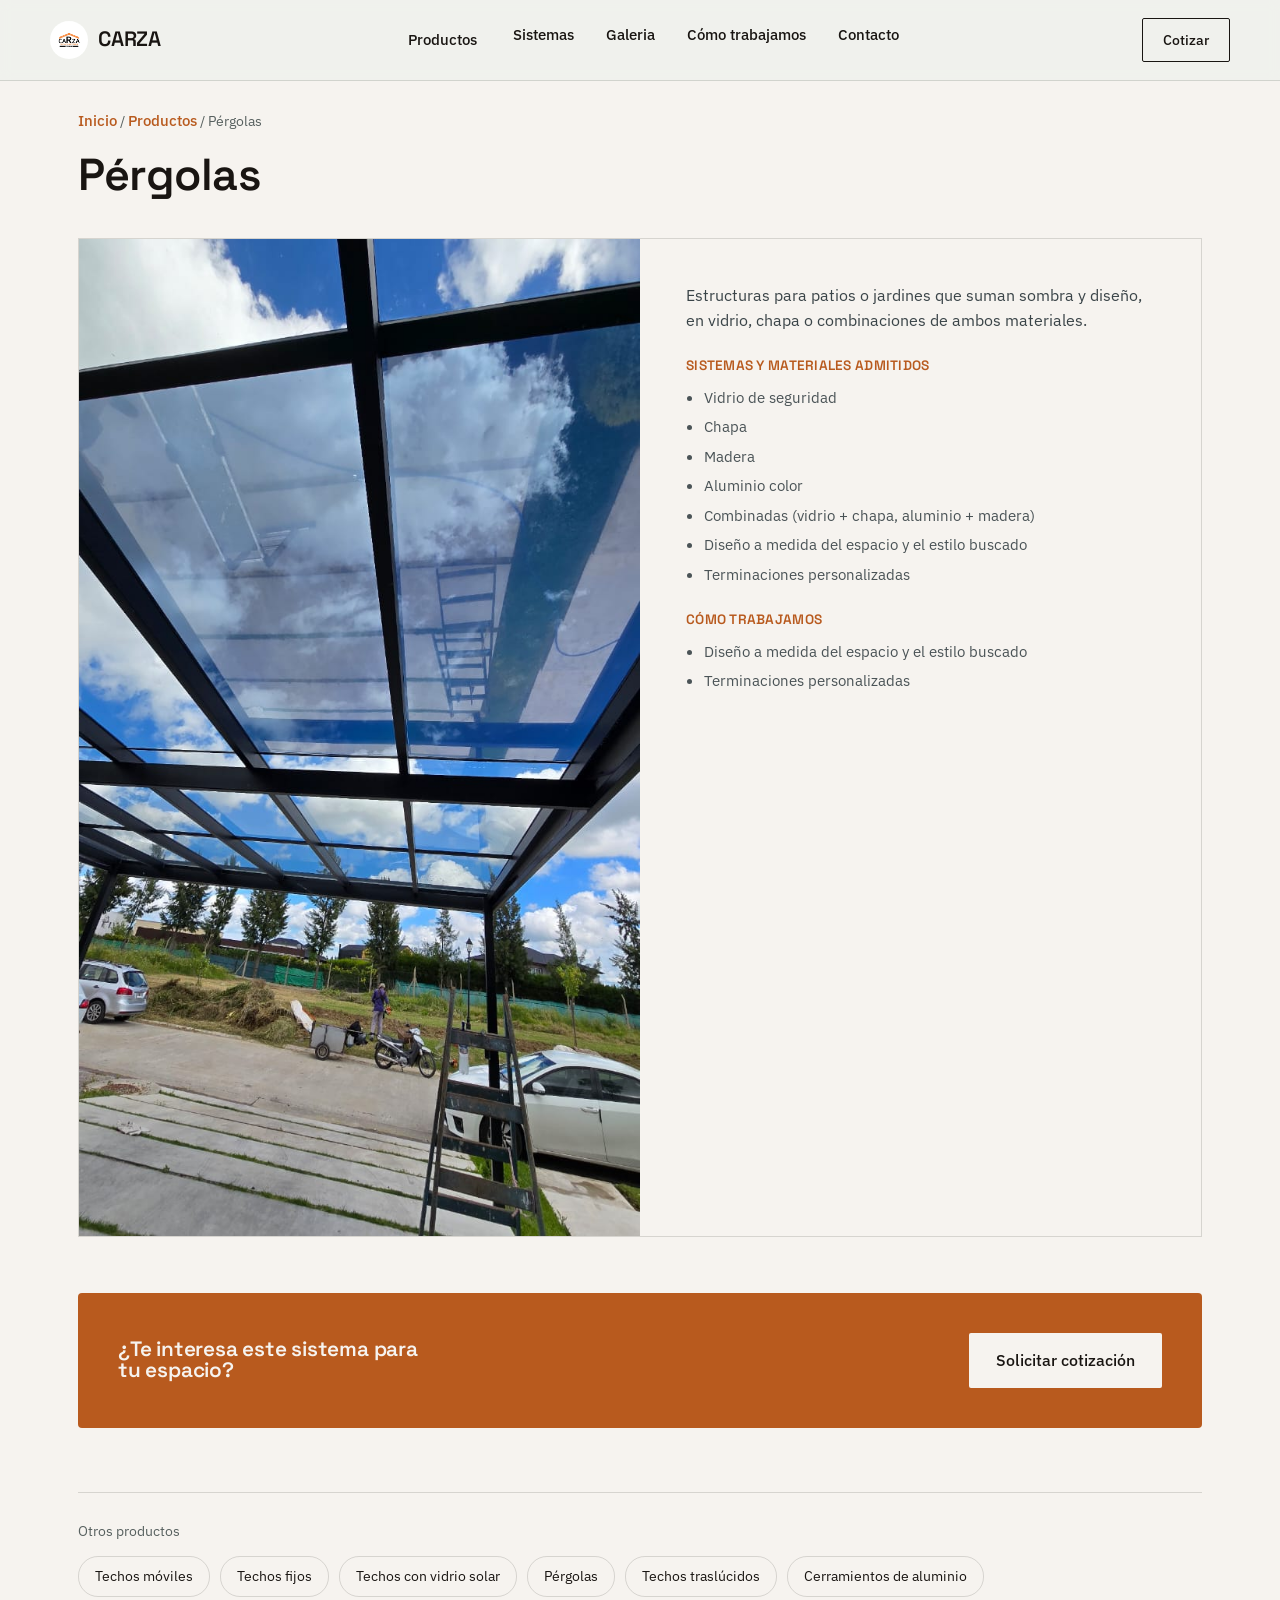
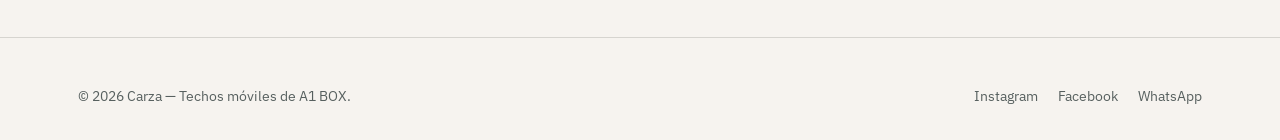
<file: pergolas.html>
<!DOCTYPE html>
<html lang="es-AR">
<head>
<meta charset="UTF-8">
<meta name="viewport" content="width=device-width, initial-scale=1.0">
<title>Pérgolas — CARZA</title>
<meta name="description" content="Pérgolas en vidrio, chapa y combinadas para patios y jardines.">
<link rel="icon" href="assets/logo.png">
<link rel="preconnect" href="https://fonts.googleapis.com">
<link rel="preconnect" href="https://fonts.gstatic.com" crossorigin>
<link href="https://fonts.googleapis.com/css2?family=Space+Grotesk:wght@400;500;600;700&family=IBM+Plex+Sans:wght@400;500&display=swap" rel="stylesheet">
<link rel="stylesheet" href="styles.css">
</head>
<body>

<header>
  <div class="wrap header-inner">
    <a href="index.html" class="brand"><img src="assets/Logo_caRza.jpeg" alt="Carza"> CARZA</a>
    <button class="menu-toggle" id="menuToggle" aria-label="Abrir menú" aria-expanded="false"><span></span></button>
    <nav id="siteNav">
      <ul>
        <li class="has-dropdown">
          <div class="dropdown-row">
            <a href="index.html#productos">Productos</a>
            <button class="dropdown-toggle" aria-label="Mostrar productos" aria-expanded="false">▾</button>
          </div>
          <ul class="dropdown">
            <li><a href="techos-moviles.html">Techos móviles</a></li>
            <li><a href="techos-fijos.html">Techos fijos</a></li>
            <li><a href="techos-opacos.html">Techos con vidrio control solar</a></li>
            <li><a href="pergolas.html">Pérgolas</a></li>
            <li><a href="cerramientos-de-aluminio.html">Cerramientos de aluminio</a></li>
            <li><a href="piel-de-vidrios.html">Piel de vidrio</a></li>
            <li><a href="aberturas-de-aluminio.html">Aberturas de aluminio</a></li>
            <li><a href="techos-traslucidos.html">Techos traslúcidos</a></li>
            <li><a href="barandas-de-piletas.html">Barandas de piletas</a></li>
          </ul>
        </li>
        <li><a href="index.html#sistemas">Sistemas</a></li>
        <li><a href="index.html#galeria">Galeria</a></li>
        <li><a href="index.html#proceso">Cómo trabajamos</a></li>
        <li><a href="index.html#contacto">Contacto</a></li>
      </ul>
    </nav>
    <a href="index.html#contacto" class="nav-cta">Cotizar</a>
  </div>
</header>

<main>
  <div class="wrap">
    <nav class="breadcrumb"><a href="index.html">Inicio</a> / <a href="index.html#productos">Productos</a> / <span>Pérgolas</span></nav>
    <h1 class="product-hero-title reveal">Pérgolas</h1>

    <div class="product-detail reveal">
      <div class="product-detail-media">
        	<img src="assets/pergolas/7.jpeg" alt="Pérgolas, imagen de referencia" loading="lazy">
      </div>
      <div class="product-detail-body">
        <p>Estructuras para patios o jardines que suman sombra y diseño, en vidrio, chapa o      combinaciones de ambos materiales.</p>
        <h4>Sistemas y Materiales admitidos</h4>
        <ul>
                <li>Vidrio de seguridad</li>
                <li>Chapa</li>
                <li>Madera</li>
                <li>Aluminio color</li>
                <li>Combinadas (vidrio + chapa, aluminio + madera)</li>
                <li>Diseño a medida del espacio y el estilo buscado</li>
                <li>Terminaciones personalizadas</li>
        </ul>
        <h4>Cómo trabajamos</h4>
        <ul>
                <li>Diseño a medida del espacio y el estilo buscado</li>
                <li>Terminaciones personalizadas</li>
        </ul>
      </div>
    </div>

    <div class="product-cta reveal">
      <h3>¿Te interesa este sistema para tu espacio?</h3>
      <a href="index.html#contacto" class="btn btn-primary">Solicitar cotización</a>
    </div>

    <div class="product-nav-strip">
      <div class="label">Otros productos</div>
      <div class="links">
          <a href="techos-moviles.html">Techos móviles</a>
          <a href="techos-fijos.html">Techos fijos</a>
          <a href="techos-opacos.html">Techos con vidrio solar</a>
          <a href="pergolas.html">Pérgolas</a>
          <a href="techos-traslucidos.html">Techos traslúcidos</a>
          <a href="cerramientos-de-aluminio.html">Cerramientos de aluminio</a>
      </div>
    </div>
  </div>
</main>

<footer>
  <div class="wrap footer-inner">
    <p>© 2026 Carza — Techos móviles de A1 BOX.</p>
    <div class="footer-links">
      <a href="https://www.instagram.com/carza_techosmoviles/?hl=es">Instagram</a>
      <a href="https://www.facebook.com/carzatechosmoviles/?locale=et_EE">Facebook</a>
      <a href="https://wa.me/5491167010948?text=Hola,%20quisiera%20consultar%20por%20un%20proyecto">WhatsApp</a>
    </div>
  </div>
</footer>

<script src="script.js"></script>
</body>
</html>
</file>
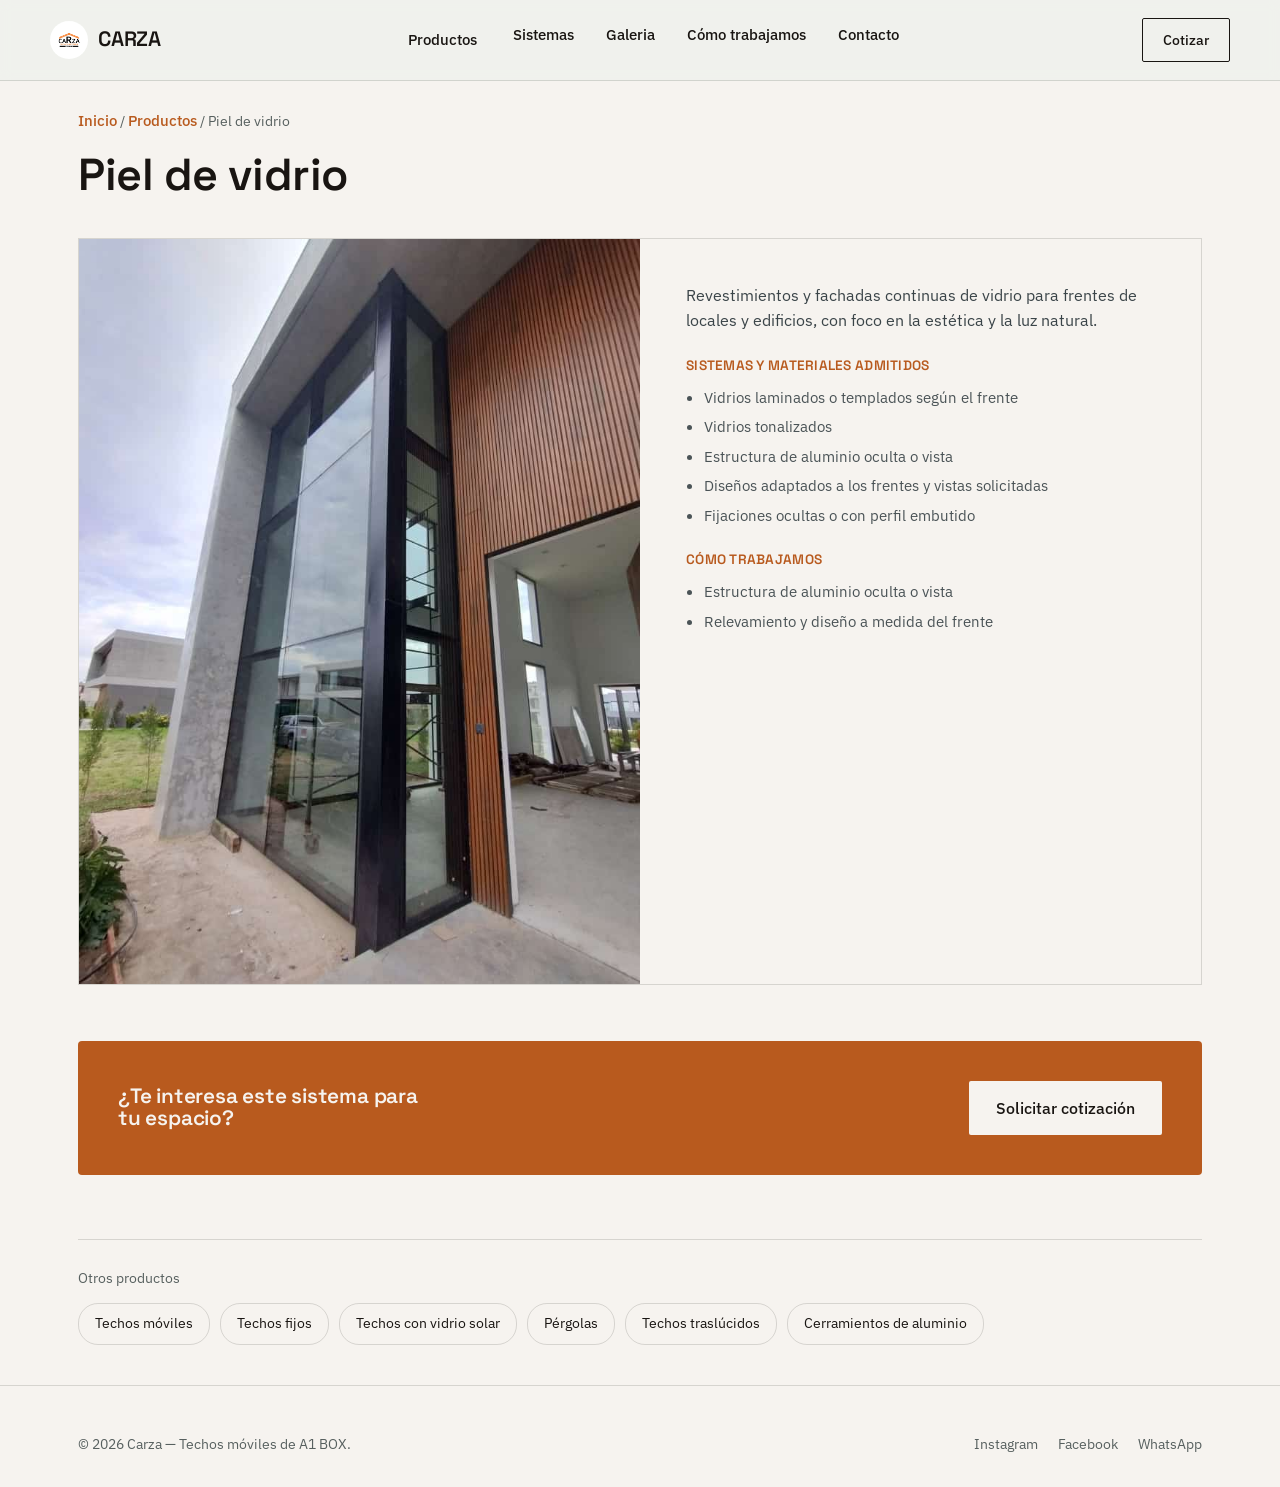
<file: piel-de-vidrios.html>
<!DOCTYPE html>
<html lang="es-AR">
<head>
<meta charset="UTF-8">
<meta name="viewport" content="width=device-width, initial-scale=1.0">
<title>Piel de vidrio — CARZA</title>
<meta name="description" content="Revestimientos y fachadas continuas de vidrio para frentes y locales.">
<link rel="icon" href="assets/logo.png">
<link rel="preconnect" href="https://fonts.googleapis.com">
<link rel="preconnect" href="https://fonts.gstatic.com" crossorigin>
<link href="https://fonts.googleapis.com/css2?family=Space+Grotesk:wght@400;500;600;700&family=IBM+Plex+Sans:wght@400;500&display=swap" rel="stylesheet">
<link rel="stylesheet" href="styles.css">
</head>
<body>

<header>
  <div class="wrap header-inner">
    <a href="index.html" class="brand"><img src="assets/Logo_caRza.jpeg" alt="Carza"> CARZA</a>
    <button class="menu-toggle" id="menuToggle" aria-label="Abrir menú" aria-expanded="false"><span></span></button>
    <nav id="siteNav">
      <ul>
        <li class="has-dropdown">
          <div class="dropdown-row">
            <a href="index.html#productos">Productos</a>
            <button class="dropdown-toggle" aria-label="Mostrar productos" aria-expanded="false">▾</button>
          </div>
          <ul class="dropdown">
            <li><a href="techos-moviles.html">Techos móviles</a></li>
            <li><a href="techos-fijos.html">Techos fijos</a></li>
            <li><a href="techos-opacos.html">Techos con vidrio control solar</a></li>
            <li><a href="pergolas.html">Pérgolas</a></li>
            <li><a href="cerramientos-de-aluminio.html">Cerramientos de aluminio</a></li>
            <li><a href="piel-de-vidrios.html">Piel de vidrio</a></li>
            <li><a href="aberturas-de-aluminio.html">Aberturas de aluminio</a></li>
            <li><a href="techos-traslucidos.html">Techos traslúcidos</a></li>
            <li><a href="barandas-de-piletas.html">Barandas de piletas</a></li>
          </ul>
        </li>
        <li><a href="index.html#sistemas">Sistemas</a></li>
        <li><a href="index.html#galeria">Galeria</a></li>
        <li><a href="index.html#proceso">Cómo trabajamos</a></li>
        <li><a href="index.html#contacto">Contacto</a></li>
      </ul>
    </nav>
    <a href="index.html#contacto" class="nav-cta">Cotizar</a>
  </div>
</header>

<main>
  <div class="wrap">
    <nav class="breadcrumb"><a href="index.html">Inicio</a> / <a href="index.html#productos">Productos</a> / <span>Piel de vidrio</span></nav>
    <h1 class="product-hero-title reveal">Piel de vidrio</h1>

    <div class="product-detail reveal">
      <div class="product-detail-media">
        <img src="assets/piel_de_vidrio/2.jpeg" alt="Piel de vidrio, imagen de referencia" loading="lazy">
      </div>
      <div class="product-detail-body">
        <p>Revestimientos y fachadas continuas de vidrio para frentes de locales y edificios, con foco en la estética y la luz natural.</p>
        <h4>Sistemas y materiales admitidos</h4>
        <ul>
                <li>Vidrios laminados o templados según el frente</li>
                <li>Vidrios tonalizados</li>
                <li>Estructura de aluminio oculta o vista</li>
                <li>Diseños adaptados a los frentes y vistas solicitadas</li>
                <li>Fijaciones ocultas o con perfil embutido</li>
        </ul>
        <h4>Cómo trabajamos</h4>
        <ul>
                <li>Estructura de aluminio oculta o vista</li>
                <li>Relevamiento y diseño a medida del frente</li>
        </ul>
      </div>
    </div>

    <div class="product-cta reveal">
      <h3>¿Te interesa este sistema para tu espacio?</h3>
      <a href="index.html#contacto" class="btn btn-primary">Solicitar cotización</a>
    </div>

    <div class="product-nav-strip">
      <div class="label">Otros productos</div>
      <div class="links">
          <a href="techos-moviles.html">Techos móviles</a>
          <a href="techos-fijos.html">Techos fijos</a>
          <a href="techos-opacos.html">Techos con vidrio solar</a>
          <a href="pergolas.html">Pérgolas</a>
          <a href="techos-traslucidos.html">Techos traslúcidos</a>
          <a href="cerramientos-de-aluminio.html">Cerramientos de aluminio</a>
      </div>
    </div>
  </div>
</main>

<footer>
  <div class="wrap footer-inner">
    <p>© 2026 Carza — Techos móviles de A1 BOX.</p>
    <div class="footer-links">
      <a href="https://www.instagram.com/carza_techosmoviles/?hl=es">Instagram</a>
      <a href="https://www.facebook.com/carzatechosmoviles/?locale=et_EE">Facebook</a>
      <a href="https://wa.me/5491167010948?text=Hola,%20quisiera%20consultar%20por%20un%20proyecto">WhatsApp</a>
    </div>
  </div>
</footer>

<script src="script.js"></script>
</body>
</html>
</file>
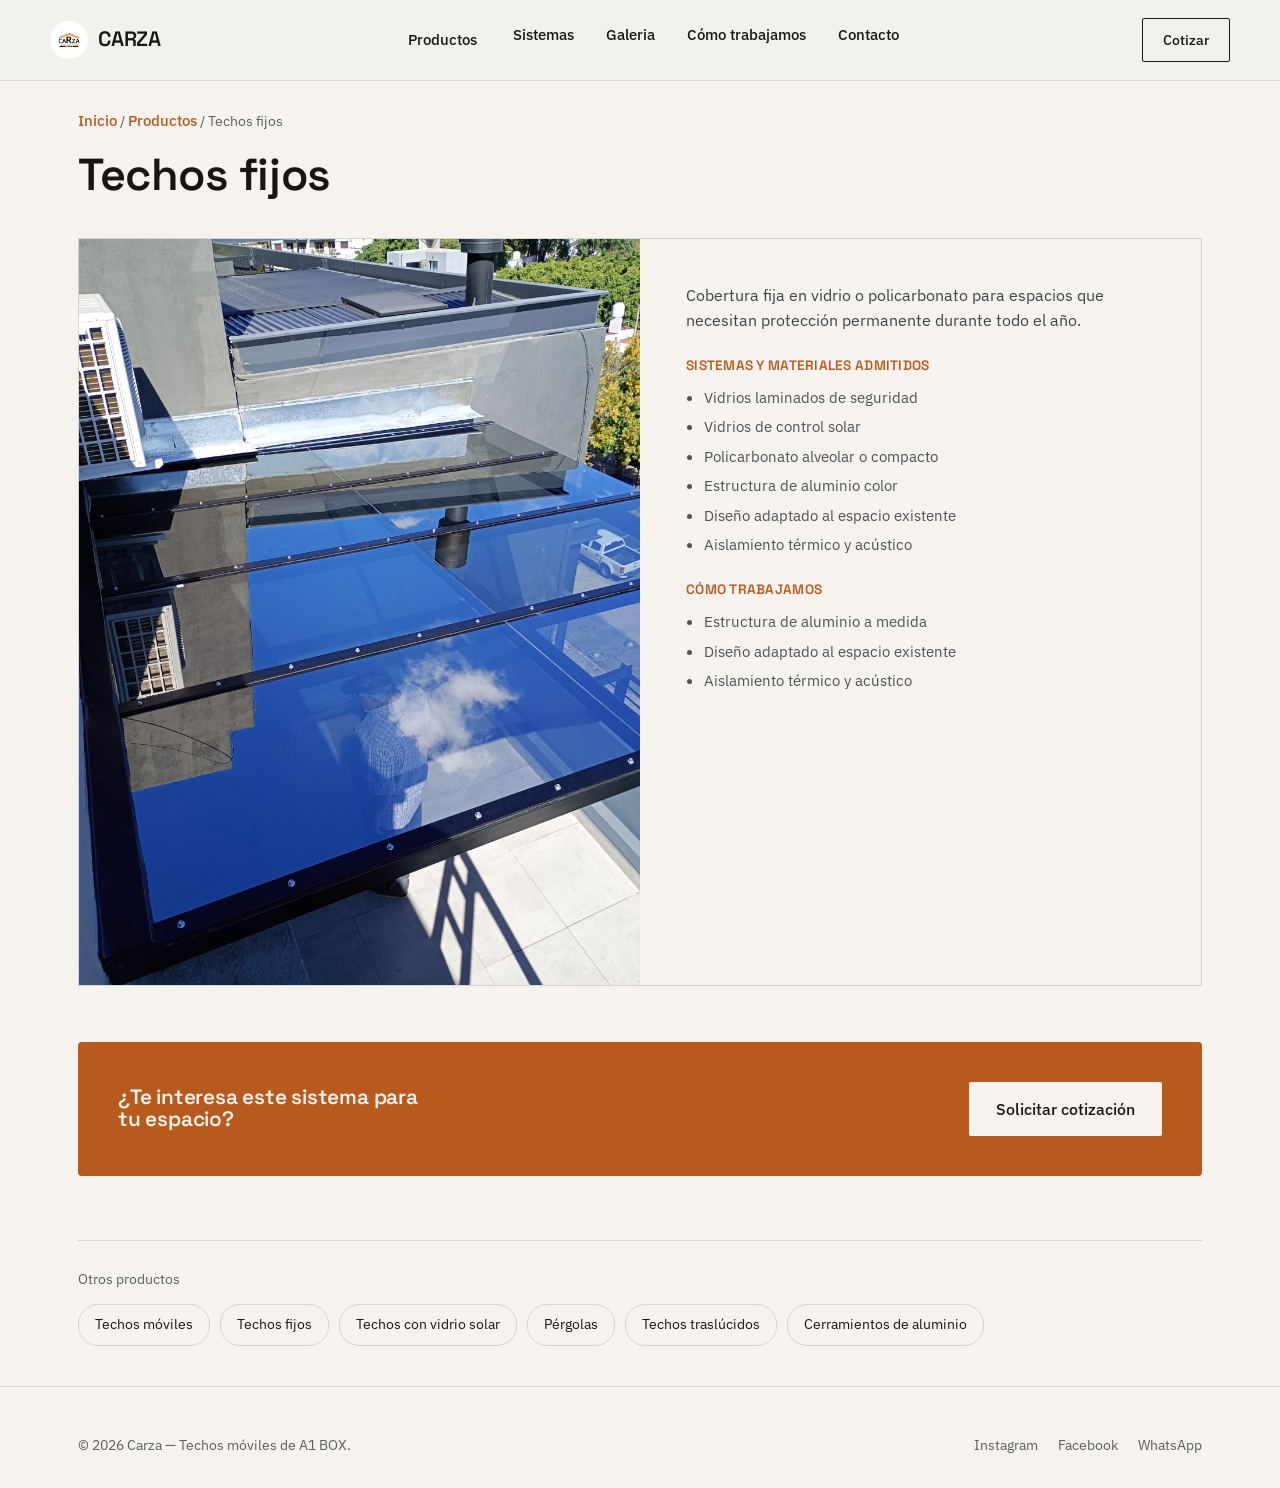
<file: techos-fijos.html>
<!DOCTYPE html>
<html lang="es-AR">
<head>
<meta charset="UTF-8">
<meta name="viewport" content="width=device-width, initial-scale=1.0">
<title>Techos fijos — CARZA</title>
<meta name="description" content="Techos fijos en vidrio y policarbonato para protección permanente.">
<link rel="icon" href="assets/logo.png">
<link rel="preconnect" href="https://fonts.googleapis.com">
<link rel="preconnect" href="https://fonts.gstatic.com" crossorigin>
<link href="https://fonts.googleapis.com/css2?family=Space+Grotesk:wght@400;500;600;700&family=IBM+Plex+Sans:wght@400;500&display=swap" rel="stylesheet">
<link rel="stylesheet" href="styles.css">
</head>
<body>

<header>
  <div class="wrap header-inner">
    <a href="index.html" class="brand"><img src="assets/Logo_caRza.jpeg" alt="Carza"> CARZA</a>
    <button class="menu-toggle" id="menuToggle" aria-label="Abrir menú" aria-expanded="false"><span></span></button>
    <nav id="siteNav">
      <ul>
        <li class="has-dropdown">
          <div class="dropdown-row">
            <a href="index.html#productos">Productos</a>
            <button class="dropdown-toggle" aria-label="Mostrar productos" aria-expanded="false">▾</button>
          </div>
          <ul class="dropdown">
            <li><a href="techos-moviles.html">Techos móviles</a></li>
            <li><a href="techos-fijos.html">Techos fijos</a></li>
            <li><a href="techos-opacos.html">Techos con vidrio control solar</a></li>
            <li><a href="pergolas.html">Pérgolas</a></li>
            <li><a href="cerramientos-de-aluminio.html">Cerramientos de aluminio</a></li>
            <li><a href="piel-de-vidrios.html">Piel de vidrio</a></li>
            <li><a href="aberturas-de-aluminio.html">Aberturas de aluminio</a></li>
            <li><a href="techos-traslucidos.html">Techos traslúcidos</a></li>
            <li><a href="barandas-de-piletas.html">Barandas de piletas</a></li>
          </ul>
        </li>
        <li><a href="index.html#sistemas">Sistemas</a></li>
        <li><a href="index.html#galeria">Galeria</a></li>
        <li><a href="index.html#proceso">Cómo trabajamos</a></li>
        <li><a href="index.html#contacto">Contacto</a></li>
      </ul>
    </nav>
    <a href="index.html#contacto" class="nav-cta">Cotizar</a>
  </div>
</header>

<main>
  <div class="wrap">
    <nav class="breadcrumb"><a href="index.html">Inicio</a> / <a href="index.html#productos">Productos</a> / <span>Techos fijos</span></nav>
    <h1 class="product-hero-title reveal">Techos fijos</h1>

    <div class="product-detail reveal">
      <div class="product-detail-media">
        <img src="assets/techos_fijos/1.jpeg" alt="Techos fijos, imagen de referencia" loading="lazy">
      </div>
      <div class="product-detail-body">
        <p>Cobertura fija en vidrio o policarbonato para espacios que necesitan protección permanente durante todo el año.</p>
        <h4>Sistemas y materiales admitidos</h4>
        <ul>
                <li>Vidrios laminados de seguridad</li>
                <li>Vidrios de control solar</li>
                <li>Policarbonato alveolar o compacto</li>
                <li>Estructura de aluminio color</li>
                <li>Diseño adaptado al espacio existente</li>
                <li>Aislamiento térmico y acústico</li>
        </ul>
        <h4>Cómo trabajamos</h4>
        <ul>
                <li>Estructura de aluminio a medida</li>
                <li>Diseño adaptado al espacio existente</li>
                <li>Aislamiento térmico y acústico</li>
        </ul>
      </div>
    </div>

    <div class="product-cta reveal">
      <h3>¿Te interesa este sistema para tu espacio?</h3>
      <a href="index.html#contacto" class="btn btn-primary">Solicitar cotización</a>
    </div>

    <div class="product-nav-strip">
      <div class="label">Otros productos</div>
      <div class="links">
          <a href="techos-moviles.html">Techos móviles</a>
          <a href="techos-fijos.html">Techos fijos</a>
          <a href="techos-opacos.html">Techos con vidrio solar</a>
          <a href="pergolas.html">Pérgolas</a>
          <a href="techos-traslucidos.html">Techos traslúcidos</a>
          <a href="cerramientos-de-aluminio.html">Cerramientos de aluminio</a>
      </div>
    </div>
  </div>
</main>

<footer>
  <div class="wrap footer-inner">
    <p>© 2026 Carza — Techos móviles de A1 BOX.</p>
    <div class="footer-links">
      <a href="https://www.instagram.com/carza_techosmoviles/?hl=es">Instagram</a>
      <a href="https://www.facebook.com/carzatechosmoviles/?locale=et_EE">Facebook</a>
      <a href="https://wa.me/5491167010948?text=Hola,%20quisiera%20consultar%20por%20un%20proyecto">WhatsApp</a>
    </div>
  </div>
</footer>

<script src="script.js"></script>
</body>
</html>
</file>
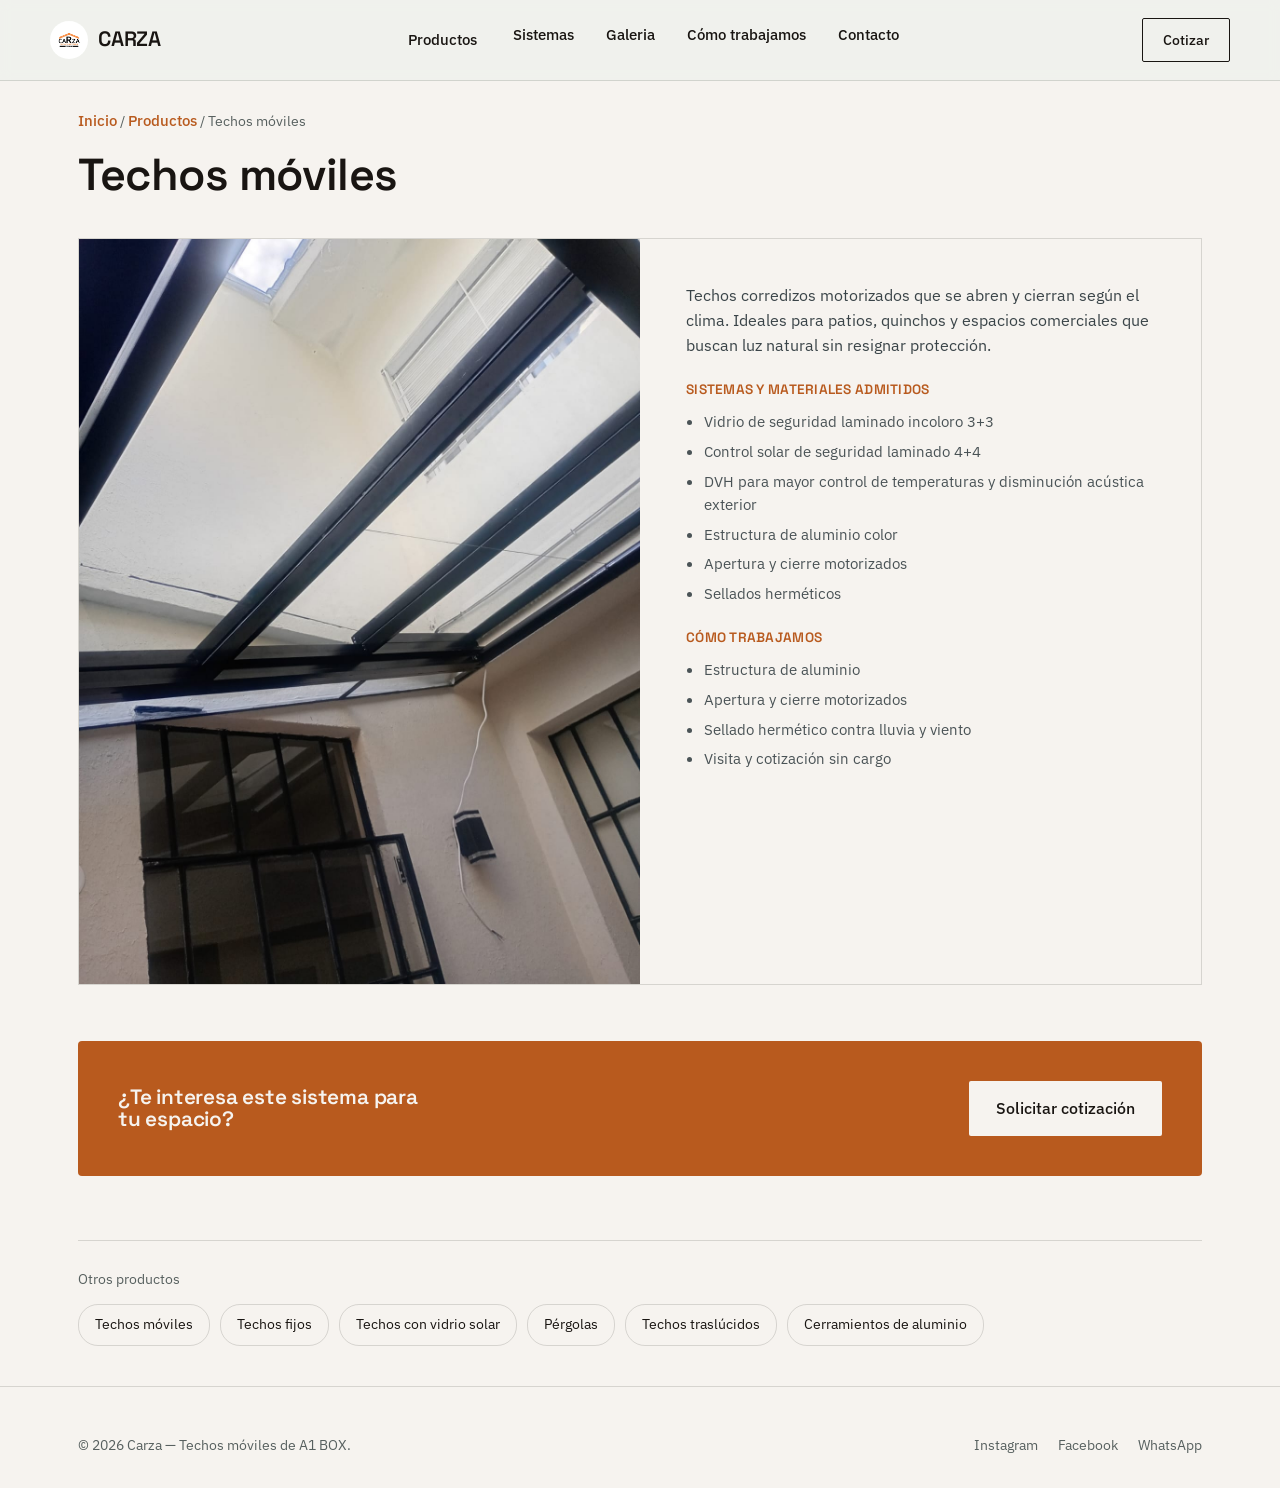
<file: techos-moviles.html>
<!DOCTYPE html>
<html lang="es-AR">
<head>
<meta charset="UTF-8">
<meta name="viewport" content="width=device-width, initial-scale=1.0">
<title>Techos móviles — CARZA</title>
<meta name="description" content="Techos corredizos motorizados que se abren y cierran según el clima.">
<link rel="icon" href="assets/logo.png">
<link rel="preconnect" href="https://fonts.googleapis.com">
<link rel="preconnect" href="https://fonts.gstatic.com" crossorigin>
<link href="https://fonts.googleapis.com/css2?family=Space+Grotesk:wght@400;500;600;700&family=IBM+Plex+Sans:wght@400;500&display=swap" rel="stylesheet">
<link rel="stylesheet" href="styles.css">
</head>
<body>

<header>
  <div class="wrap header-inner">
    <a href="index.html" class="brand"><img src="assets/Logo_caRza.jpeg" alt="Carza"> CARZA</a>
    <button class="menu-toggle" id="menuToggle" aria-label="Abrir menú" aria-expanded="false"><span></span></button>
    <nav id="siteNav">
      <ul>
        <li class="has-dropdown">
          <div class="dropdown-row">
            <a href="index.html#productos">Productos</a>
            <button class="dropdown-toggle" aria-label="Mostrar productos" aria-expanded="false">▾</button>
          </div>
          <ul class="dropdown">
            <li><a href="techos-moviles.html">Techos móviles</a></li>
            <li><a href="techos-fijos.html">Techos fijos</a></li>
            <li><a href="techos-opacos.html">Techos con vidrio control solar</a></li>
            <li><a href="pergolas.html">Pérgolas</a></li>
            <li><a href="cerramientos-de-aluminio.html">Cerramientos de aluminio</a></li>
            <li><a href="piel-de-vidrios.html">Piel de vidrio</a></li>
            <li><a href="aberturas-de-aluminio.html">Aberturas de aluminio</a></li>
            <li><a href="techos-traslucidos.html">Techos traslúcidos</a></li>
            <li><a href="barandas-de-piletas.html">Barandas de piletas</a></li>
          </ul>
        </li>
        <li><a href="index.html#sistemas">Sistemas</a></li>
        <li><a href="index.html#galeria">Galeria</a></li>
        <li><a href="index.html#proceso">Cómo trabajamos</a></li>
        <li><a href="index.html#contacto">Contacto</a></li>
      </ul>
    </nav>
    <a href="index.html#contacto" class="nav-cta">Cotizar</a>
  </div>
</header>

<main>
  <div class="wrap">
    <nav class="breadcrumb"><a href="index.html">Inicio</a> / <a href="index.html#productos">Productos</a> / <span>Techos móviles</span></nav>
    <h1 class="product-hero-title reveal">Techos móviles</h1>

    <div class="product-detail reveal">
      <div class="product-detail-media">
        <img src="assets/techos_con_vidrios_control_solar/6.jpeg" alt="Techos móviles, imagen de referencia" loading="lazy">
      </div>
      <div class="product-detail-body">
        <p>Techos corredizos motorizados que se abren y cierran según el clima. Ideales para patios, quinchos y espacios comerciales que buscan luz natural sin resignar protección.</p>
        <h4>Sistemas y Materiales admitidos
        </h4>
        <ul>
                <li>Vidrio  de seguridad laminado incoloro 3+3</li>
                <li>Control solar de seguridad laminado 4+4</li>
                <li>DVH para mayor control de temperaturas y disminución acústica exterior</li>
                <li>Estructura de aluminio color</li>
                <li>Apertura y cierre motorizados</li>
                <li>Sellados herméticos</li>
        </ul>
        <h4>Cómo trabajamos</h4>
        <ul>
                <li>Estructura de aluminio</li>
                <li>Apertura y cierre motorizados</li>
                <li>Sellado hermético contra lluvia y viento</li>
                <li>Visita y cotización sin cargo</li>
        </ul>
      </div>
    </div>

    <div class="product-cta reveal">
      <h3>¿Te interesa este sistema para tu espacio?</h3>
      <a href="index.html#contacto" class="btn btn-primary">Solicitar cotización</a>
    </div>

    <div class="product-nav-strip">
      <div class="label">Otros productos</div>
      <div class="links">
          <a href="techos-moviles.html">Techos móviles</a>
          <a href="techos-fijos.html">Techos fijos</a>
          <a href="techos-opacos.html">Techos con vidrio solar</a>
          <a href="pergolas.html">Pérgolas</a>
          <a href="techos-traslucidos.html">Techos traslúcidos</a>
          <a href="cerramientos-de-aluminio.html">Cerramientos de aluminio</a>
      </div>
    </div>
  </div>
</main>

<footer>
  <div class="wrap footer-inner">
    <p>© 2026 Carza — Techos móviles de A1 BOX.</p>
    <div class="footer-links">
      <a href="https://www.instagram.com/carza_techosmoviles/?hl=es">Instagram</a>
      <a href="https://www.facebook.com/carzatechosmoviles/?locale=et_EE">Facebook</a>
      <a href="https://wa.me/5491167010948?text=Hola,%20quisiera%20consultar%20por%20un%20proyecto">WhatsApp</a>
    </div>
  </div>
</footer>

<script src="script.js"></script>
</body>
</html>
</file>
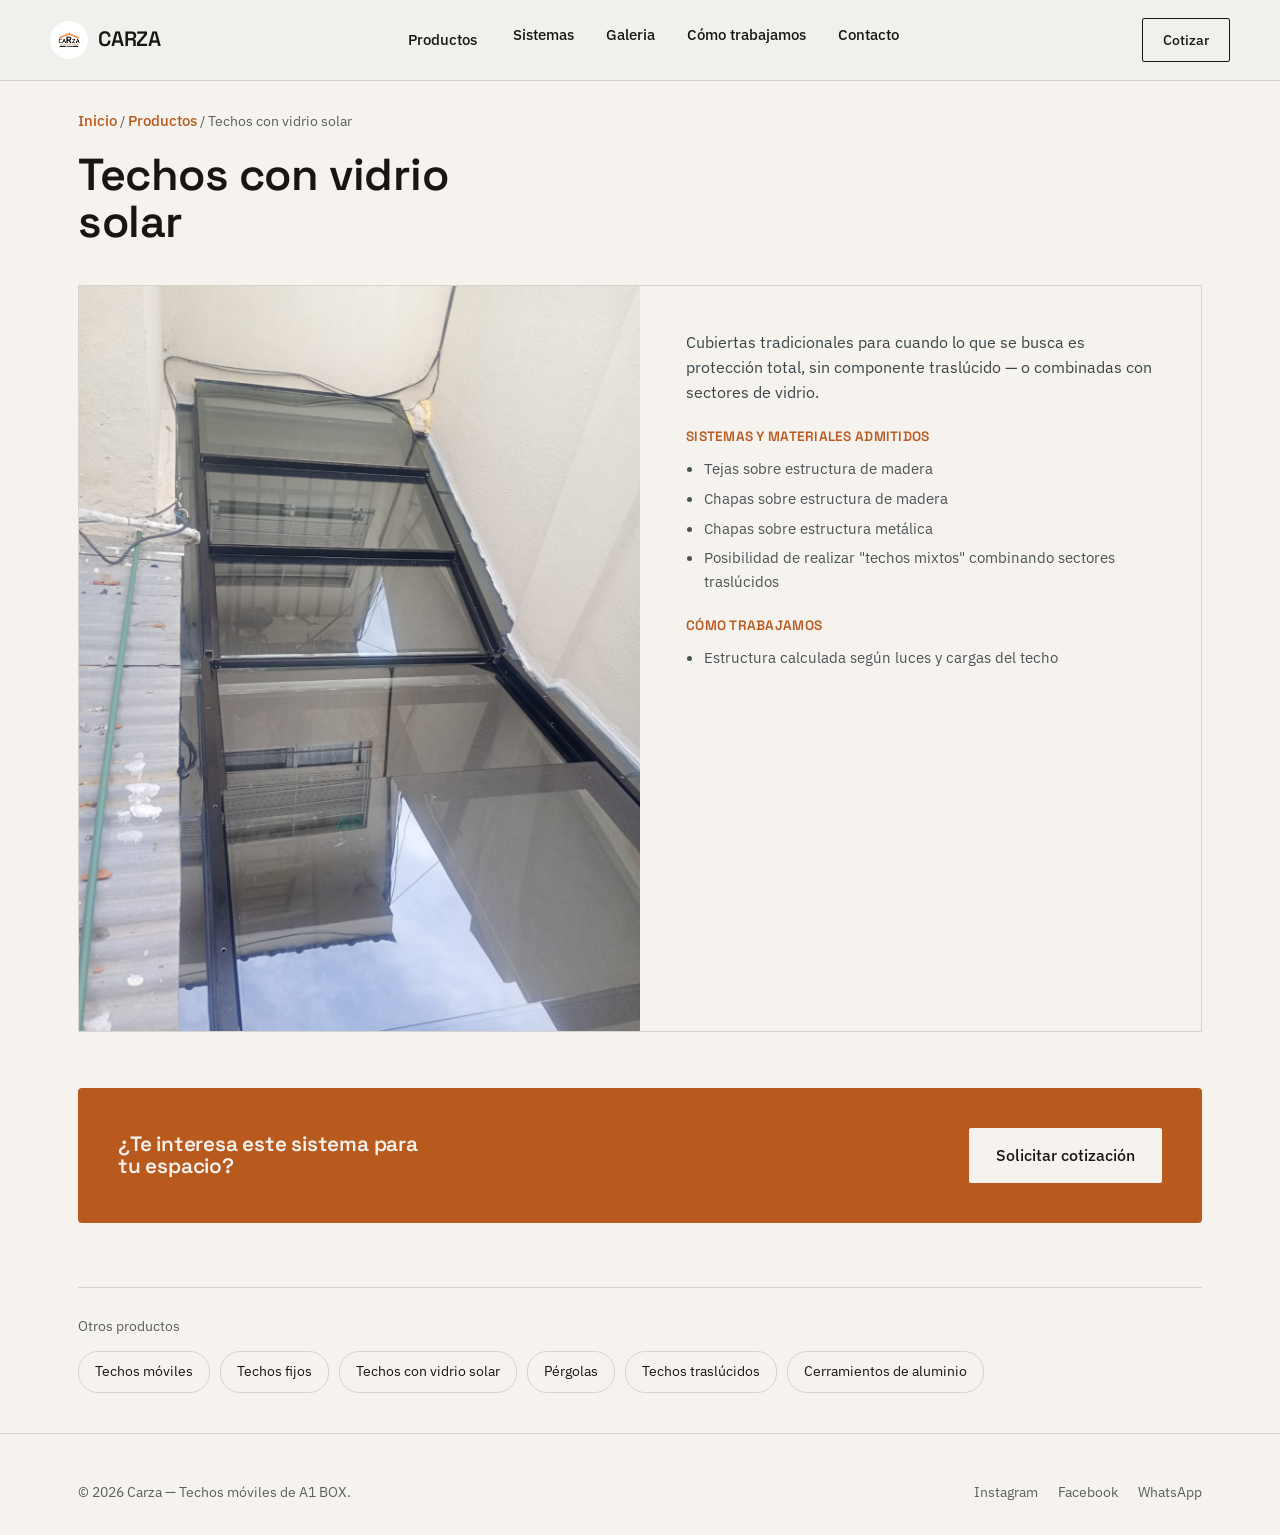
<file: techos-opacos.html>
<!DOCTYPE html>
<html lang="es-AR">
<head>
<meta charset="UTF-8">
<meta name="viewport" content="width=device-width, initial-scale=1.0">
<title>Techos opacos — CARZA</title>
<meta name="description" content="Techos de tejas y chapas sobre estructura de madera o metálica.">
<link rel="icon" href="assets/logo.png">
<link rel="preconnect" href="https://fonts.googleapis.com">
<link rel="preconnect" href="https://fonts.gstatic.com" crossorigin>
<link href="https://fonts.googleapis.com/css2?family=Space+Grotesk:wght@400;500;600;700&family=IBM+Plex+Sans:wght@400;500&display=swap" rel="stylesheet">
<link rel="stylesheet" href="styles.css">
</head>
<body>

<header>
  <div class="wrap header-inner">
    <a href="index.html" class="brand"><img src="assets/Logo_caRza.jpeg" alt="Carza"> CARZA</a>
    <button class="menu-toggle" id="menuToggle" aria-label="Abrir menú" aria-expanded="false"><span></span></button>
    <nav id="siteNav">
      <ul>
        <li class="has-dropdown">
          <div class="dropdown-row">
            <a href="index.html#productos">Productos</a>
            <button class="dropdown-toggle" aria-label="Mostrar productos" aria-expanded="false">▾</button>
          </div>
          <ul class="dropdown">
            <li><a href="techos-moviles.html">Techos móviles</a></li>
            <li><a href="techos-fijos.html">Techos fijos</a></li>
            <li><a href="techos-opacos.html">Techos con vidrio solar</a></li>
            <li><a href="pergolas.html">Pérgolas</a></li>
            <li><a href="cerramientos-de-aluminio.html">Cerramientos de aluminio</a></li>
            <li><a href="piel-de-vidrios.html">Piel de vidrio</a></li>
            <li><a href="aberturas-de-aluminio.html">Aberturas de aluminio</a></li>
            <li><a href="techos-traslucidos.html">Techos traslúcidos</a></li>
            <li><a href="barandas-de-piletas.html">Barandas de piletas</a></li>
          </ul>
        </li>
        <li><a href="index.html#sistemas">Sistemas</a></li>
        <li><a href="index.html#galeria">Galeria</a></li>
        <li><a href="index.html#proceso">Cómo trabajamos</a></li>
        <li><a href="index.html#contacto">Contacto</a></li>
      </ul>
    </nav>
    <a href="index.html#contacto" class="nav-cta">Cotizar</a>
  </div>
</header>

<main>
  <div class="wrap">
    <nav class="breadcrumb"><a href="index.html">Inicio</a> / <a href="index.html#productos">Productos</a> / <span>Techos con vidrio solar</span></nav>
    <h1 class="product-hero-title reveal">Techos con vidrio solar</h1>

    <div class="product-detail reveal">
      <div class="product-detail-media">
        <img src="assets/techos_con_vidrios_control_solar/4.jpeg" alt="Techos opacos, imagen de referencia" loading="lazy">
      </div>
      <div class="product-detail-body">
        <p>Cubiertas tradicionales para cuando lo que se busca es protección total, sin componente traslúcido — o combinadas con sectores de vidrio.</p>
        <h4>Sistemas y materiales admitidos</h4>
        <ul>
                <li>Tejas sobre estructura de madera</li>
                <li>Chapas sobre estructura de madera</li>
                <li>Chapas sobre estructura metálica</li>
                <li>Posibilidad de realizar "techos mixtos" combinando sectores traslúcidos</li>
        </ul>
        <h4>Cómo trabajamos</h4>
        <ul>
                <li>Estructura calculada según luces y cargas del techo</li>
        </ul>
      </div>
    </div>

    <div class="product-cta reveal">
      <h3>¿Te interesa este sistema para tu espacio?</h3>
      <a href="index.html#contacto" class="btn btn-primary">Solicitar cotización</a>
    </div>

    <div class="product-nav-strip">
      <div class="label">Otros productos</div>
      <div class="links">
          <a href="techos-moviles.html">Techos móviles</a>
          <a href="techos-fijos.html">Techos fijos</a>
          <a href="techos-opacos.html">Techos con vidrio solar</a>
          <a href="pergolas.html">Pérgolas</a>
          <a href="techos-traslucidos.html">Techos traslúcidos</a>
          <a href="cerramientos-de-aluminio.html">Cerramientos de aluminio</a>
      </div>
    </div>
  </div>
</main>

<footer>
  <div class="wrap footer-inner">
    <p>© 2026 Carza — Techos móviles de A1 BOX.</p>
    <div class="footer-links">
      <a href="https://www.instagram.com/carza_techosmoviles/?hl=es">Instagram</a>
      <a href="https://www.facebook.com/carzatechosmoviles/?locale=et_EE">Facebook</a>
      <a href="https://wa.me/5491167010948?text=Hola,%20quisiera%20consultar%20por%20un%20proyecto">WhatsApp</a>
    </div>
  </div>
</footer>

<script src="script.js"></script>
</body>
</html>
</file>
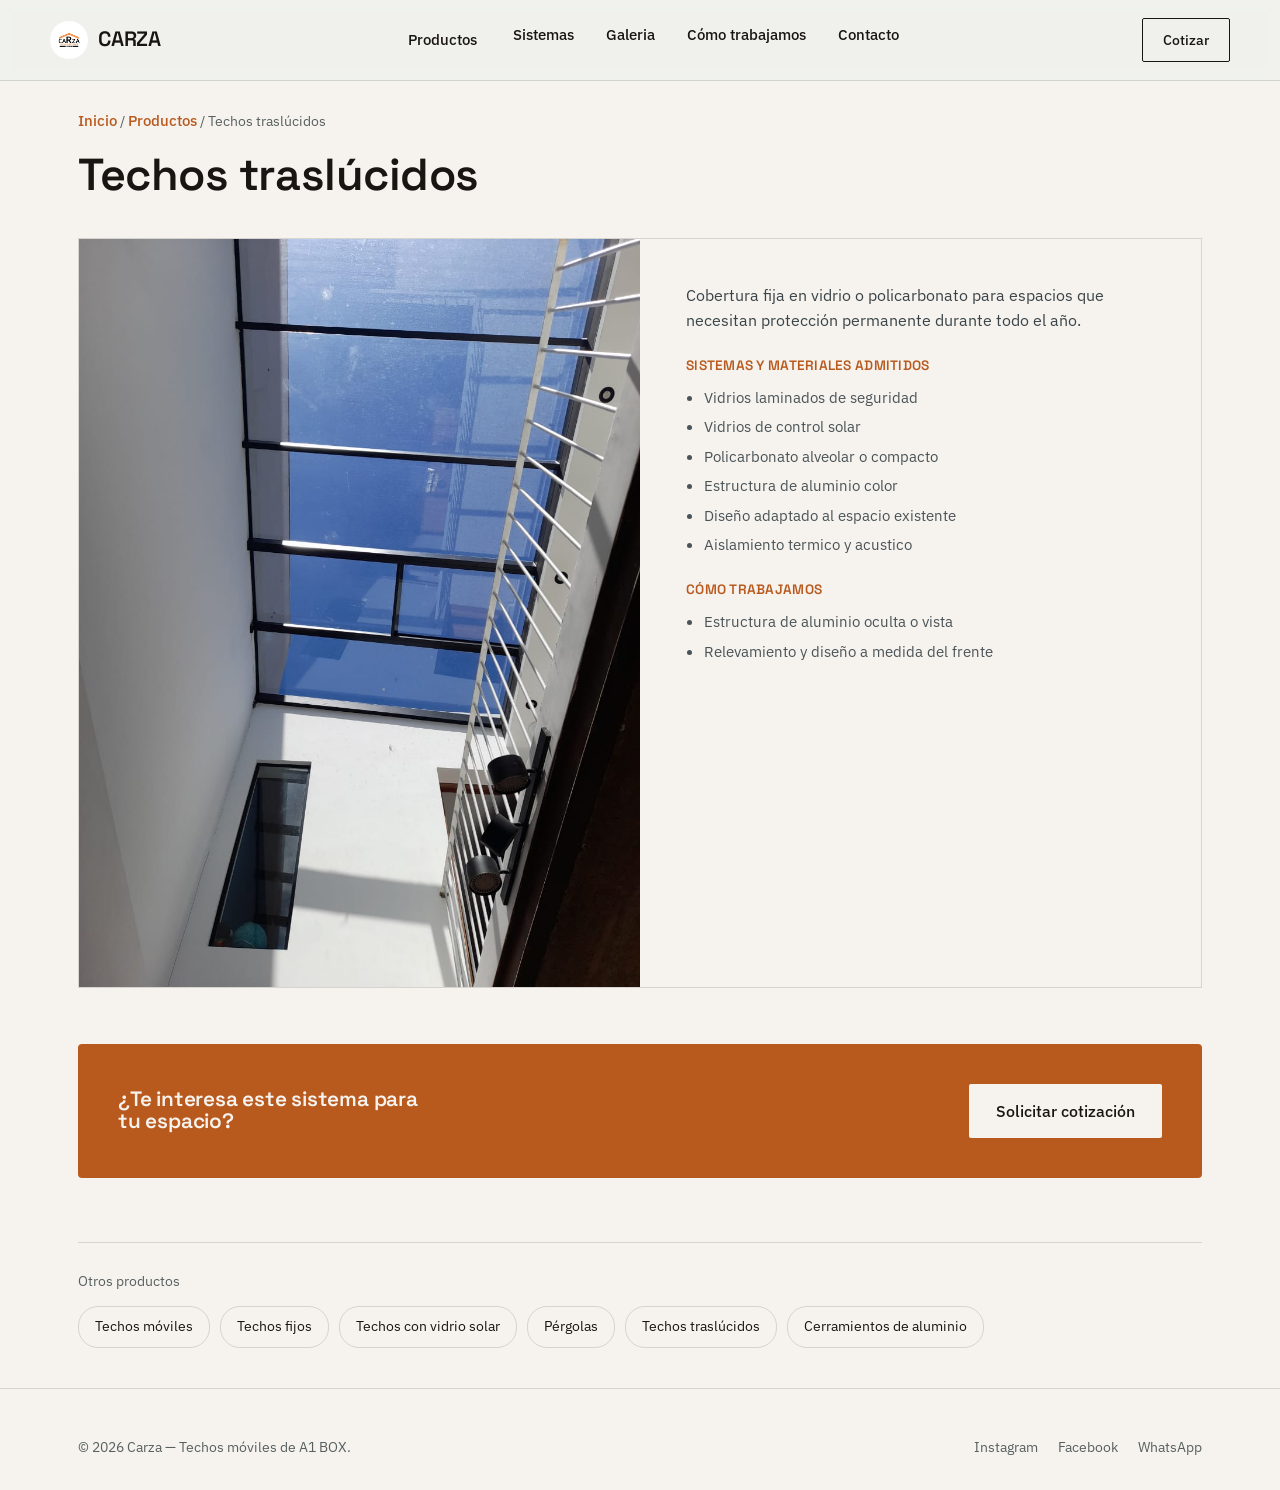
<file: techos-traslucidos.html>
<!DOCTYPE html>
<html lang="es-AR">
<head>
<meta charset="UTF-8">
<meta name="viewport" content="width=device-width, initial-scale=1.0">
<title>Techos traslúcidos — CARZA</title>
<meta name="description" content="Cobertura fija en vidrio o policarbonato para espacios que necesitan protección permanente durante todo el año.">
<link rel="icon" href="assets/logo.png">
<link rel="preconnect" href="https://fonts.googleapis.com">
<link rel="preconnect" href="https://fonts.gstatic.com" crossorigin>
<link href="https://fonts.googleapis.com/css2?family=Space+Grotesk:wght@400;500;600;700&family=IBM+Plex+Sans:wght@400;500&display=swap" rel="stylesheet">
<link rel="stylesheet" href="styles.css">
</head>
<body>

<header>
  <div class="wrap header-inner">
    <a href="index.html" class="brand"><img src="assets/Logo_caRza.jpeg" alt="Carza"> CARZA</a>
    <button class="menu-toggle" id="menuToggle" aria-label="Abrir menú" aria-expanded="false"><span></span></button>
    <nav id="siteNav">
      <ul>
        <li class="has-dropdown">
          <div class="dropdown-row">
            <a href="index.html#productos">Productos</a>
            <button class="dropdown-toggle" aria-label="Mostrar productos" aria-expanded="false">▾</button>
          </div>
          <ul class="dropdown">
            <li><a href="techos-moviles.html">Techos móviles</a></li>
            <li><a href="techos-fijos.html">Techos fijos</a></li>
            <li><a href="techos-opacos.html">Techos con vidrio control solar</a></li>
            <li><a href="pergolas.html">Pérgolas</a></li>
            <li><a href="cerramientos-de-aluminio.html">Cerramientos de aluminio</a></li>
            <li><a href="piel-de-vidrios.html">Piel de vidrio</a></li>
            <li><a href="aberturas-de-aluminio.html">Aberturas de aluminio</a></li>
            <li><a href="techos-traslucidos.html">Techos traslúcidos</a></li>
            <li><a href="barandas-de-piletas.html">Barandas de piletas</a></li>
          </ul>
        </li>
        <li><a href="index.html#sistemas">Sistemas</a></li>
        <li><a href="index.html#galeria">Galeria</a></li>
        <li><a href="index.html#proceso">Cómo trabajamos</a></li>
        <li><a href="index.html#contacto">Contacto</a></li>
      </ul>
    </nav>
    <a href="index.html#contacto" class="nav-cta">Cotizar</a>
  </div>
</header>

<main>
  <div class="wrap">
    <nav class="breadcrumb"><a href="index.html">Inicio</a> / <a href="index.html#productos">Productos</a> / <span>Techos traslúcidos</span></nav>
    <h1 class="product-hero-title reveal">Techos traslúcidos</h1>

    <div class="product-detail reveal">
      <div class="product-detail-media">
        <img src="assets/techos_fijos/4.jpeg" alt="Techo traslúcido, imagen de referencia" loading="lazy">
      </div>
      <div class="product-detail-body">
        <p>Cobertura fija en vidrio o policarbonato para espacios que necesitan protección permanente durante todo el año.</p>
        <h4>Sistemas y Materiales admitidos</h4>
        <ul>
                <li>Vidrios laminados de seguridad</li>
                <li>Vidrios de control solar</li>
                <li>Policarbonato alveolar o compacto</li>
                <li>Estructura de aluminio color</li>
                <li>Diseño adaptado al espacio existente</li>
                <li>Aislamiento termico y acustico</li>

        </ul>
        <h4>Cómo trabajamos</h4>
        <ul>
                <li>Estructura de aluminio oculta o vista</li>
                <li>Relevamiento y diseño a medida del frente</li>
        </ul>
      </div>
    </div>

    <div class="product-cta reveal">
      <h3>¿Te interesa este sistema para tu espacio?</h3>
      <a href="index.html#contacto" class="btn btn-primary">Solicitar cotización</a>
    </div>

    <div class="product-nav-strip">
      <div class="label">Otros productos</div>
      <div class="links">
          <a href="techos-moviles.html">Techos móviles</a>
          <a href="techos-fijos.html">Techos fijos</a>
          <a href="techos-opacos.html">Techos con vidrio solar</a>
          <a href="pergolas.html">Pérgolas</a>
          <a href="techos-traslucidos.html">Techos traslúcidos</a>
          <a href="cerramientos-de-aluminio.html">Cerramientos de aluminio</a>
      </div>
    </div>
  </div>
</main>

<footer>
  <div class="wrap footer-inner">
    <p>© 2026 Carza — Techos móviles de A1 BOX.</p>
    <div class="footer-links">
      <a href="https://www.instagram.com/carza_techosmoviles/?hl=es">Instagram</a>
      <a href="https://www.facebook.com/carzatechosmoviles/?locale=et_EE">Facebook</a>
      <a href="https://wa.me/5491167010948?text=Hola,%20quisiera%20consultar%20por%20un%20proyecto">WhatsApp</a>
    </div>
  </div>
</footer>

<script src="script.js"></script>
</body>
</html>
</file>
<file: styles.css>
:root{
  --ink:#191512;
  --paper:#F6F3EF;
  --paper-2:#ECE7E0;
  --accent:#DD7A34;
  --accent-deep:#B85A1E;
  --metal:#B3ADA4;
  --line: rgba(25,21,18,0.14);
  --radius: 2px;
  --maxw: 1180px;
}
*{box-sizing:border-box;}
html{scroll-behavior:smooth;}
body{
  margin:0;
  background:var(--paper);
  color:var(--ink);
  font-family:'IBM Plex Sans', sans-serif;
  font-size:16px;
  line-height:1.55;
  -webkit-font-smoothing:antialiased;
}
h1,h2,h3,.brand{
  font-family:'Space Grotesk', sans-serif;
  font-weight:600;
  line-height:1.05;
  margin:0;
  letter-spacing:-0.01em;
}
a{color:inherit;text-decoration:none;}
img,svg{display:block;max-width:100%;}
.wrap{max-width:var(--maxw); margin:0 auto; padding:0 28px;}
:focus-visible{outline:2px solid var(--accent-deep); outline-offset:3px;}

/* ---------- HEADER ---------- */
header{
  position:sticky; top:0; z-index:40;
  background:rgba(239,241,237,0.92);
  backdrop-filter: blur(6px);
  border-bottom:1px solid var(--line);
}
.header-inner{
  display:flex; align-items:center; justify-content:space-between;
  padding:18px 0;
}
.brand{font-size:1.3rem; display:flex; align-items:center; gap:10px;}
.brand span{color:var(--accent-deep);}
.brand img{height:38px; width:38px; border-radius:50%;}
nav ul{list-style:none; display:flex; gap:32px; margin:0; padding:0;}
nav a{font-size:0.95rem; font-weight:500; position:relative;}
nav > ul > li > a::after, nav > ul > li > .dropdown-row > a::after{
  content:''; position:absolute; left:0; bottom:-4px;
  width:0; height:1px; background:var(--accent-deep);
  transition:width .2s ease;
}
nav > ul > li > a:hover::after, nav > ul > li > .dropdown-row > a:hover::after{width:100%;}
.nav-cta{
  display:inline-block; padding:10px 20px;
  border:1px solid var(--ink); border-radius:var(--radius);
  font-size:0.9rem; font-weight:500; white-space:nowrap;
  transition:background .3s ease, color .3s ease, transform .3s ease;
}
.nav-cta:hover{background:var(--ink); color:var(--paper); transform:translateY(-2px);}
.menu-toggle{
  display:none; background:none; border:none; cursor:pointer;
  width:38px; height:38px; position:relative; padding:0; flex-shrink:0;
}
.menu-toggle span,.menu-toggle span::before,.menu-toggle span::after{
  content:''; position:absolute; left:7px; right:7px; height:2px; background:var(--ink);
  transition:transform .3s ease, opacity .3s ease;
}
.menu-toggle span{top:18px;}
.menu-toggle span::before{top:-7px;}
.menu-toggle span::after{top:7px;}
.menu-toggle[aria-expanded="true"] span{background:transparent;}
.menu-toggle[aria-expanded="true"] span::before{transform:translateY(7px) rotate(45deg); background:var(--ink);}
.menu-toggle[aria-expanded="true"] span::after{transform:translateY(-7px) rotate(-45deg); background:var(--ink);}

/* dropdown de productos en el nav */
/* el <li> ocupa toda la altura del header, así el mouse nunca "sale" del hover al bajar al menú */
.has-dropdown{position:relative; padding:24px 0; margin:-24px 0;}
.dropdown-row{display:flex; align-items:center; gap:2px;}
.dropdown-row > a{padding:6px 4px;}
.dropdown-toggle{
  display:none; background:none; border:none; cursor:pointer;
  font-size:0.75rem; color:#57605F; padding:4px 6px;
  transition:transform .3s ease;
}
.has-dropdown.open .dropdown-toggle{transform:rotate(180deg);}
.dropdown{
  position:absolute; top:100%; left:-16px; margin-top:0;
  background:var(--paper); border:1px solid var(--line); border-radius:var(--radius);
  min-width:260px; padding:8px 0; display:flex; flex-direction:column; gap:0;
  box-shadow:0 20px 40px -24px rgba(25,21,18,0.35);
  opacity:0; visibility:hidden; pointer-events:none; transform:translateY(6px);
  transition:opacity .25s ease, transform .25s ease, visibility 0s linear .25s;
}
.has-dropdown:hover .dropdown,
.has-dropdown:focus-within .dropdown{
  opacity:1; visibility:visible; pointer-events:auto; transform:translateY(0);
  transition:opacity .25s ease, transform .25s ease, visibility 0s;
}
.dropdown li{width:100%;}
.dropdown a{display:block; padding:10px 18px; font-size:0.9rem; font-weight:400;}
.dropdown a:hover{background:var(--paper-2); color:var(--accent-deep);}
.dropdown a::after{display:none;}

/* ---------- HERO ---------- */
.hero{
  display:grid; grid-template-columns: 1.1fr 0.9fr;
  align-items:center; gap:48px;
  padding:72px 0 88px;
}
.hero h1{
  font-size:clamp(2.4rem, 4.6vw, 3.6rem);
  max-width:11ch;
}
.hero p.lead{
  margin:24px 0 32px; max-width:44ch;
  font-size:1.08rem; color:#3A4448;
}
.cta-row{display:flex; gap:16px; flex-wrap:wrap;}
.btn{
  display:inline-flex; align-items:center; gap:8px;
  padding:14px 26px; border-radius:var(--radius);
  font-weight:500; font-size:0.98rem; cursor:pointer; border:1px solid transparent;
  transition:transform .35s cubic-bezier(.2,.7,.3,1), background .35s ease, box-shadow .35s ease;
}
.btn:hover{transform:translateY(-3px); box-shadow:0 14px 26px -16px rgba(25,21,18,0.45);}
.btn-primary{background:var(--accent-deep); color:var(--paper);}
.btn-primary:hover{background:var(--ink);}
.btn-ghost{border-color:var(--ink);}
.btn-ghost:hover{background:var(--ink); color:var(--paper);}

.hero-visual{position:relative;}
.roof-illustration{width:100%; height:auto;}
.slat{ transform-origin: left center; }

.stat-strip{
  border-top:1px solid var(--line); border-bottom:1px solid var(--line);
  padding:28px 0;
}
.stat-strip .wrap{
  display:grid; grid-template-columns:repeat(4,1fr); gap:24px; text-align:left;
}
.stat{border-left:1px solid var(--line); padding-left:18px;}
.stat b{display:block; font-family:'Space Grotesk',sans-serif; font-size:1.9rem; font-weight:600;}
.stat span{font-size:0.85rem; color:#57605F;}

/* ---------- SECTION SHARED ---------- */
section{padding:96px 0;}
.section-head{
  display:grid; grid-template-columns: 1fr 1fr; gap:40px;
  align-items:end; margin-bottom:52px;
}
.section-head h2{font-size:clamp(1.8rem,3vw,2.4rem); max-width:14ch;}
.section-head p{color:#3A4448; max-width:46ch; font-size:1.02rem;}

/* ---------- PRODUCTOS (grid de tarjetas que enlazan a cada página) ---------- */
.product-grid{
  display:grid; grid-template-columns:repeat(3,1fr); gap:1px;
  background:var(--line); border:1px solid var(--line);
}
.product-card{
  background:var(--paper); display:block;
  transition:background .35s ease, transform .5s cubic-bezier(.2,.7,.3,1), box-shadow .5s ease;
}
.product-card:hover{background:var(--paper-2); transform:translateY(-6px); box-shadow:0 18px 34px -22px rgba(25,21,18,0.35); z-index:2; position:relative;}
.product-card-media{height:170px; overflow:hidden;}
.product-card-media img{width:100%; height:100%; object-fit:cover; transition:transform .6s cubic-bezier(.2,.7,.3,1);}
.product-card:hover .product-card-media img{transform:scale(1.06);}
.product-card-body{padding:22px 24px 28px;}
.product-card .num{font-size:0.85rem; color:var(--accent-deep); font-weight:500;}
.product-card h3{font-size:1.1rem; margin-top:10px;}
.product-card p{margin:8px 0 0; font-size:0.9rem; color:#4A5356;}

/* ---------- PRODUCT DETAIL (página individual de cada producto) ---------- */
.breadcrumb{font-size:0.85rem; color:#57605F; margin:28px 0 0;}
.breadcrumb a{color:var(--accent-deep);}
.breadcrumb a:hover{text-decoration:underline;}
.product-hero-title{font-size:clamp(2rem,4vw,2.8rem); max-width:16ch; margin:18px 0 40px;}
.product-detail{
  display:grid; grid-template-columns:1fr 1fr; gap:0;
  border:1px solid var(--line);
}
.product-detail-media{overflow:hidden;}
.product-detail-media img{width:100%; height:100%; object-fit:cover; min-height:420px;}
.product-detail-body{padding:44px 46px;}
.product-detail-body p{font-size:1rem; color:#3A4448; margin:0 0 20px;}
.product-detail-body h4{font-family:'Space Grotesk',sans-serif; font-size:0.85rem; font-weight:600; color:var(--accent-deep); margin:22px 0 10px; text-transform:uppercase; letter-spacing:0.02em;}
.product-detail-body ul{margin:0; padding-left:18px; font-size:0.95rem; color:#4A5356;}
.product-detail-body ul li{margin-bottom:6px;}
.product-cta{
  margin-top:56px; padding:40px; border-radius:4px;
  background:var(--accent-deep); color:var(--paper);
  display:flex; align-items:center; justify-content:space-between; gap:24px; flex-wrap:wrap;
}
.product-cta h3{color:var(--paper); font-size:1.3rem; max-width:24ch;}
.product-cta .btn-primary{background:var(--paper); color:var(--ink);}
.product-cta .btn-primary:hover{background:#fff;}
.product-nav-strip{margin-top:64px; padding-top:28px; border-top:1px solid var(--line);}
.product-nav-strip .label{font-size:0.85rem; color:#57605F; margin-bottom:14px;}
.product-nav-strip .links{display:flex; flex-wrap:wrap; gap:10px;}
.product-nav-strip a{
  padding:9px 16px; border:1px solid var(--line); border-radius:20px;
  font-size:0.88rem; transition:background .3s ease, border-color .3s ease;
}
.product-nav-strip a:hover{background:var(--paper-2); border-color:var(--ink);}

/* ---------- SISTEMAS ---------- */
.systems-grid{
  display:grid; grid-template-columns:repeat(4,1fr); gap:32px;
}
.systems-col{border-top:1px solid var(--ink); padding-top:20px;}
.systems-col h3{font-size:1.02rem; margin-bottom:12px;}
.systems-col .systems-note{font-size:0.88rem; color:#4A5356; margin:0 0 10px;}
.systems-col ul{margin:0; padding-left:18px; font-size:0.88rem; color:#4A5356;}
.systems-col ul li{margin-bottom:6px;}

/* ---------- GALERÍA ---------- */
.gallery-grid{
  display:grid; grid-template-columns:repeat(4,1fr); grid-auto-rows:170px; gap:14px;
}
.gallery-item{
  position:relative; overflow:hidden; border-radius:3px; cursor:default;
}
.gallery-item:nth-child(1){grid-column:span 2; grid-row:span 2;}
.gallery-item:nth-child(4){grid-column:span 2;}
.gallery-item img{
  width:100%; height:100%; object-fit:cover; display:block;
  transform:scale(1.02);
  transition:transform .7s cubic-bezier(.2,.7,.3,1), filter .5s ease;
  filter:grayscale(0.15) contrast(1.02);
}
.gallery-item:hover img{transform:scale(1.09); filter:grayscale(0) contrast(1.05);}
.gallery-item .cap{
  position:absolute; left:0; right:0; bottom:0; padding:14px 16px;
  background:linear-gradient(0deg, rgba(25,21,18,0.75), rgba(25,21,18,0));
  color:#F6F3EF; font-size:0.85rem; font-weight:500;
  transform:translateY(6px); opacity:0;
  transition:opacity .35s ease, transform .35s ease;
}
.gallery-item:hover .cap{opacity:1; transform:translateY(0);}

/* ---------- SCROLL REVEAL ---------- */
.reveal{
  opacity:0; transform:translateY(26px);
  transition:opacity .8s cubic-bezier(.2,.7,.25,1), transform .8s cubic-bezier(.2,.7,.25,1);
}
.reveal.in-view{opacity:1; transform:translateY(0);}
.product-grid .reveal:nth-child(2){transition-delay:.06s;}
.product-grid .reveal:nth-child(3){transition-delay:.12s;}
.product-grid .reveal:nth-child(4){transition-delay:.18s;}
.product-grid .reveal:nth-child(5){transition-delay:.24s;}
.product-grid .reveal:nth-child(6){transition-delay:.3s;}
.product-grid .reveal:nth-child(7){transition-delay:.36s;}
.systems-grid .reveal:nth-child(2){transition-delay:.08s;}
.systems-grid .reveal:nth-child(3){transition-delay:.16s;}
.systems-grid .reveal:nth-child(4){transition-delay:.24s;}
.gallery-grid .reveal:nth-child(2){transition-delay:.08s;}
.gallery-grid .reveal:nth-child(3){transition-delay:.16s;}
.gallery-grid .reveal:nth-child(4){transition-delay:.24s;}
.gallery-grid .reveal:nth-child(5){transition-delay:.32s;}
.process .reveal:nth-child(2){transition-delay:.08s;}
.process .reveal:nth-child(3){transition-delay:.16s;}
.process .reveal:nth-child(4){transition-delay:.24s;}
.testimonials .reveal:nth-child(2){transition-delay:.08s;}
.testimonials .reveal:nth-child(3){transition-delay:.16s;}
@media (prefers-reduced-motion: reduce){
  .reveal{opacity:1; transform:none; transition:none;}
}

/* ---------- PROCESO ---------- */
.process{
  display:grid; grid-template-columns:repeat(4,1fr); gap:0;
}
.process-step{
  padding:28px 24px 0 0; border-top:1px solid var(--ink);
}
.process-step .n{font-family:'Space Grotesk',sans-serif; font-size:0.85rem; color:var(--accent-deep); font-weight:600;}
.process-step h3{font-size:1.05rem; margin-top:14px;}
.process-step p{font-size:0.92rem; color:#4A5356; margin-top:8px;}

/* ---------- TESTIMONIOS ---------- */
.testimonials{
  display:grid; grid-template-columns:repeat(3,1fr); gap:28px;
}
.testimonial{
  border:1px solid var(--line); padding:26px; border-radius:var(--radius);
  background:var(--paper);
  transition:transform .5s cubic-bezier(.2,.7,.3,1), box-shadow .5s ease;
}
.testimonial:hover{transform:translateY(-5px); box-shadow:0 16px 30px -22px rgba(25,21,18,0.35);}
.testimonial p{font-size:0.98rem; margin:0 0 16px;}
.testimonial .who{font-size:0.85rem; color:#57605F; font-weight:500;}

/* ---------- CONTACTO ---------- */
.contact{
  display:grid; grid-template-columns:0.9fr 1.1fr; gap:56px;
  background:var(--accent-deep); color:var(--paper);
  border-radius:4px; padding:56px;
}
.contact h2{font-size:clamp(1.8rem,3vw,2.3rem); color:var(--paper); max-width:12ch;}
.contact p{color:#CBD8DC; margin-top:18px; max-width:38ch;}
.contact-info{margin-top:32px; font-size:0.95rem; color:#CBD8DC;}
.contact-info div{margin-bottom:8px;}
form{display:grid; gap:14px;}
.form-row{display:grid; grid-template-columns:1fr 1fr; gap:14px;}
input,textarea{
  width:100%; padding:13px 14px; border-radius:2px; border:1px solid rgba(255,255,255,0.25);
  background:rgba(255,255,255,0.06); color:var(--paper); font-family:inherit; font-size:0.95rem;
}
input::placeholder,textarea::placeholder{color:#A9BBC0;}
textarea{min-height:110px; resize:vertical;}
.contact .btn-primary{background:var(--paper); color:var(--ink); justify-self:start;}
.contact .btn-primary:hover{background:#fff;}

/* ---------- FOOTER ---------- */
footer{padding:48px 0 32px; border-top:1px solid var(--line); margin-top:40px;}
.footer-inner{display:flex; justify-content:space-between; align-items:flex-end; flex-wrap:wrap; gap:24px;}
.footer-inner p{font-size:0.85rem; color:#57605F; margin:0;}
.footer-links{display:flex; gap:20px;}
.footer-links a{font-size:0.85rem; color:#57605F;}
.footer-links a:hover{color:var(--ink);}

@media (max-width: 900px){
  .hero{grid-template-columns:1fr; padding-top:48px;}
  .stat-strip .wrap{grid-template-columns:repeat(2,1fr); row-gap:20px;}
  .section-head{grid-template-columns:1fr;}
  .product-grid{grid-template-columns:1fr;}
  .product-detail{grid-template-columns:1fr;}
  .product-detail-media img{min-height:240px;}
  .systems-grid{grid-template-columns:1fr 1fr; row-gap:28px;}
  .gallery-grid{grid-template-columns:repeat(2,1fr); grid-auto-rows:140px;}
  .gallery-item:nth-child(1){grid-column:span 2; grid-row:span 1;}
  .gallery-item:nth-child(4){grid-column:span 2;}
  .process{grid-template-columns:1fr 1fr; row-gap:24px;}
  .testimonials{grid-template-columns:1fr;}
  .contact{grid-template-columns:1fr; padding:36px 24px;}
  .form-row{grid-template-columns:1fr;}

  /* menú móvil */
  header{background:var(--paper); backdrop-filter:none;}
  .header-inner{flex-wrap:wrap; padding:12px 0;}
  .nav-cta{display:none;}
  .menu-toggle{display:block;}
  nav{width:100%; order:3;}
  nav ul{display:none; flex-direction:column; width:100%; padding:6px 0 14px; gap:0;}
  nav.nav-open{max-height:calc(100vh - 70px); max-height:calc(100dvh - 70px); overflow-y:auto; -webkit-overflow-scrolling:touch;}
  nav.nav-open ul{display:flex;}
  nav ul li{border-bottom:1px solid var(--line);}
  nav ul li:last-child{border-bottom:none;}
  nav > ul > li > a{display:block; padding:15px 4px; font-size:1.05rem;}
  nav > ul > li > a::after, nav > ul > li > .dropdown-row > a::after{display:none;}
  .has-dropdown{padding:0; margin:0;}
  .dropdown-row{justify-content:space-between; align-items:stretch; padding:0;}
  .dropdown-row > a{flex:1; padding:15px 4px; font-size:1.05rem;}
  .dropdown-toggle{
    display:flex; align-items:center; justify-content:center;
    width:48px; font-size:1rem; color:var(--ink); padding:0;
  }
  .dropdown{
    position:static; display:none; opacity:1; visibility:visible; pointer-events:auto;
    transform:none; box-shadow:none; transition:none;
    border:none; border-radius:0; margin:0 0 8px; padding:0 0 0 14px; min-width:0;
    background:transparent; border-left:2px solid var(--accent);
  }
  .has-dropdown:hover .dropdown{transform:none;}
  .has-dropdown.open .dropdown{display:flex;}
  .dropdown li{border-bottom:none;}
  .dropdown a{padding:11px 12px; font-size:0.95rem;}
  nav.nav-open::after{
    content:''; display:block; height:1px;
  }
}

@media (max-width: 560px){
  section{padding:64px 0;}
  .hero{padding-top:32px;}
  .stat-strip .wrap{grid-template-columns:1fr 1fr; gap:16px;}
  .systems-grid{grid-template-columns:1fr;}
  .process{grid-template-columns:1fr;}
  .gallery-grid{grid-template-columns:1fr; grid-auto-rows:210px;}
  .gallery-item:nth-child(1),.gallery-item:nth-child(4){grid-column:span 1; grid-row:span 1;}
  .product-detail-body{padding:28px 22px;}
  .contact{padding:28px 18px;}
  .contact-info{margin-top:24px;}
  .product-cta{padding:28px 24px; flex-direction:column; align-items:flex-start;}
}
.gallery-item video{
  width:100%; height:100%; object-fit:cover; display:block;
  transform:scale(1.02);
  transition:transform .7s cubic-bezier(.2,.7,.3,1);
}
.gallery-item:hover video{transform:scale(1.09);}

.whatsapp-btn {
  display: inline-flex;
  align-items: center;
  justify-content: center;
  gap: 12px;
  background-color: #25D366;
  color: #FFFFFF;
  font-size: 1.25rem;
  font-weight: 600;
  padding: 16px 32px;
  border-radius: 50px;
  text-decoration: none;
  box-shadow: 0 4px 14px rgba(37, 211, 102, 0.4);
  transition: transform 0.2s ease, box-shadow 0.2s ease, background-color 0.2s ease;
}

.whatsapp-btn:hover {
  background-color: #20ba5a;
  transform: translateY(-2px);

}
</file>
